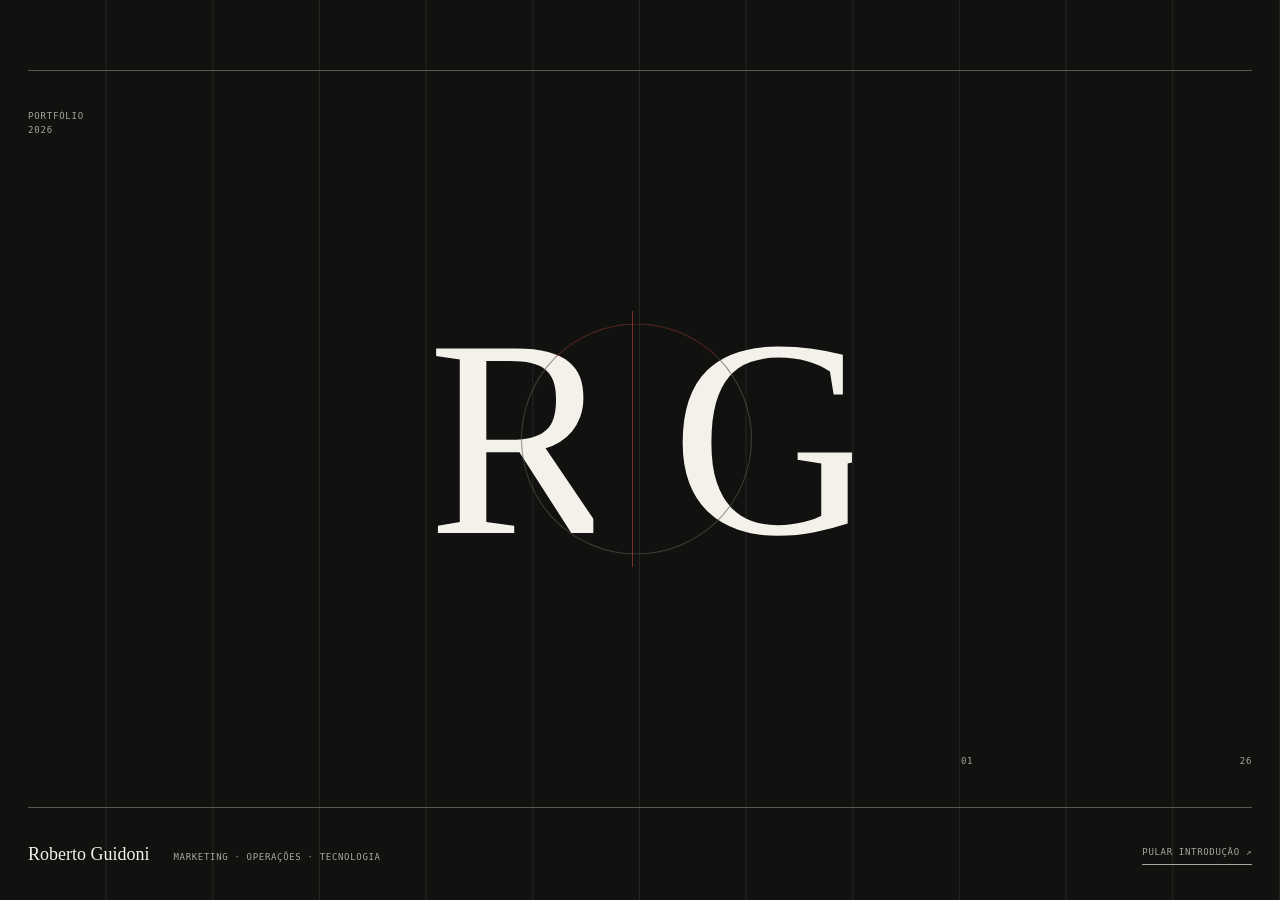
<file: index.html>
<!doctype html><html lang="pt-BR"><head><meta charset="utf-8"><meta name="viewport" content="width=device-width,initial-scale=1"><meta name="description" content="Portfólio de Roberto Guidoni: marketing, mídia, operações e tecnologia."><title>Roberto Guidoni | Portfólio</title><script>try{if(!sessionStorage.getItem('rg-intro-seen'))document.documentElement.classList.add('intro-pending')}catch(e){}</script><link rel="stylesheet" href="assets/portfolio-v2.css?v=intro-split-20260830"></head>
<body>
<section class="site-intro" id="site-intro" aria-label="Apresentação de Roberto Guidoni">
  <div class="intro-grid" aria-hidden="true"></div>
  <div class="intro-rule intro-rule-top" aria-hidden="true"></div><div class="intro-rule intro-rule-bottom" aria-hidden="true"></div>
  <p class="intro-edition">Portfólio<br>2026</p>
  <div class="intro-lockup" aria-hidden="true"><span>R</span><i></i><span>G</span></div>
  <div class="intro-signature"><strong>Roberto Guidoni</strong><span>Marketing · Operações · Tecnologia</span></div>
  <p class="intro-index" aria-hidden="true"><span>01</span><span>26</span></p>
  <button class="intro-skip" id="intro-skip" type="button">Pular introdução ↗</button>
</section>
<main class="gate">
  <div class="gate-orbit orbit-one" aria-hidden="true"></div><div class="gate-orbit orbit-two" aria-hidden="true"></div>
  <nav class="gate-nav" aria-label="Apresentação"><span>Roberto Guidoni</span><span>Marketing · Operações · Tecnologia</span><span>Portfólio · 2026</span></nav>
  <header class="gate-title"><p>Uma introdução antes do conteúdo</p><h1><span>Escolha seu</span><em>caminho.</em></h1></header>
  <section class="gate-paths" aria-label="Escolha um caminho">
    <a class="gate-path oxide" href="curriculo.html"><span class="gate-path-number">01</span><span class="gate-path-label">Para recrutadores</span><h2>Trajetória e competências</h2><p>Onde trabalhei, o que faço hoje e as ferramentas que domino.</p><span class="gate-path-arrow" aria-hidden="true">↗</span></a>
    <a class="gate-path sage" href="projetos.html"><span class="gate-path-number">02</span><span class="gate-path-label">Para clientes e parceiros</span><h2>Projetos e demonstrações</h2><p>Ferramentas que uso no trabalho, apresentadas com dados fictícios.</p><span class="gate-path-arrow" aria-hidden="true">↗</span></a>
  </section>
  <div class="gate-foot"><span>Head de Gestão de Tráfego Pago · Smart</span><span>São Caetano do Sul · atuação no Brasil todo</span></div>
</main>
<script>
(()=>{const root=document.documentElement,intro=document.querySelector('#site-intro'),skip=document.querySelector('#intro-skip');if(!root.classList.contains('intro-pending')||!intro)return;let finished=false;const close=()=>{if(finished)return;finished=true;intro.classList.add('is-leaving');try{sessionStorage.setItem('rg-intro-seen','1')}catch(e){}window.setTimeout(()=>{root.classList.remove('intro-pending');intro.remove()},920)};skip.addEventListener('click',close);const reduced=window.matchMedia('(prefers-reduced-motion: reduce)').matches;window.setTimeout(close,reduced?350:2900)})();
</script></body></html>
</file>
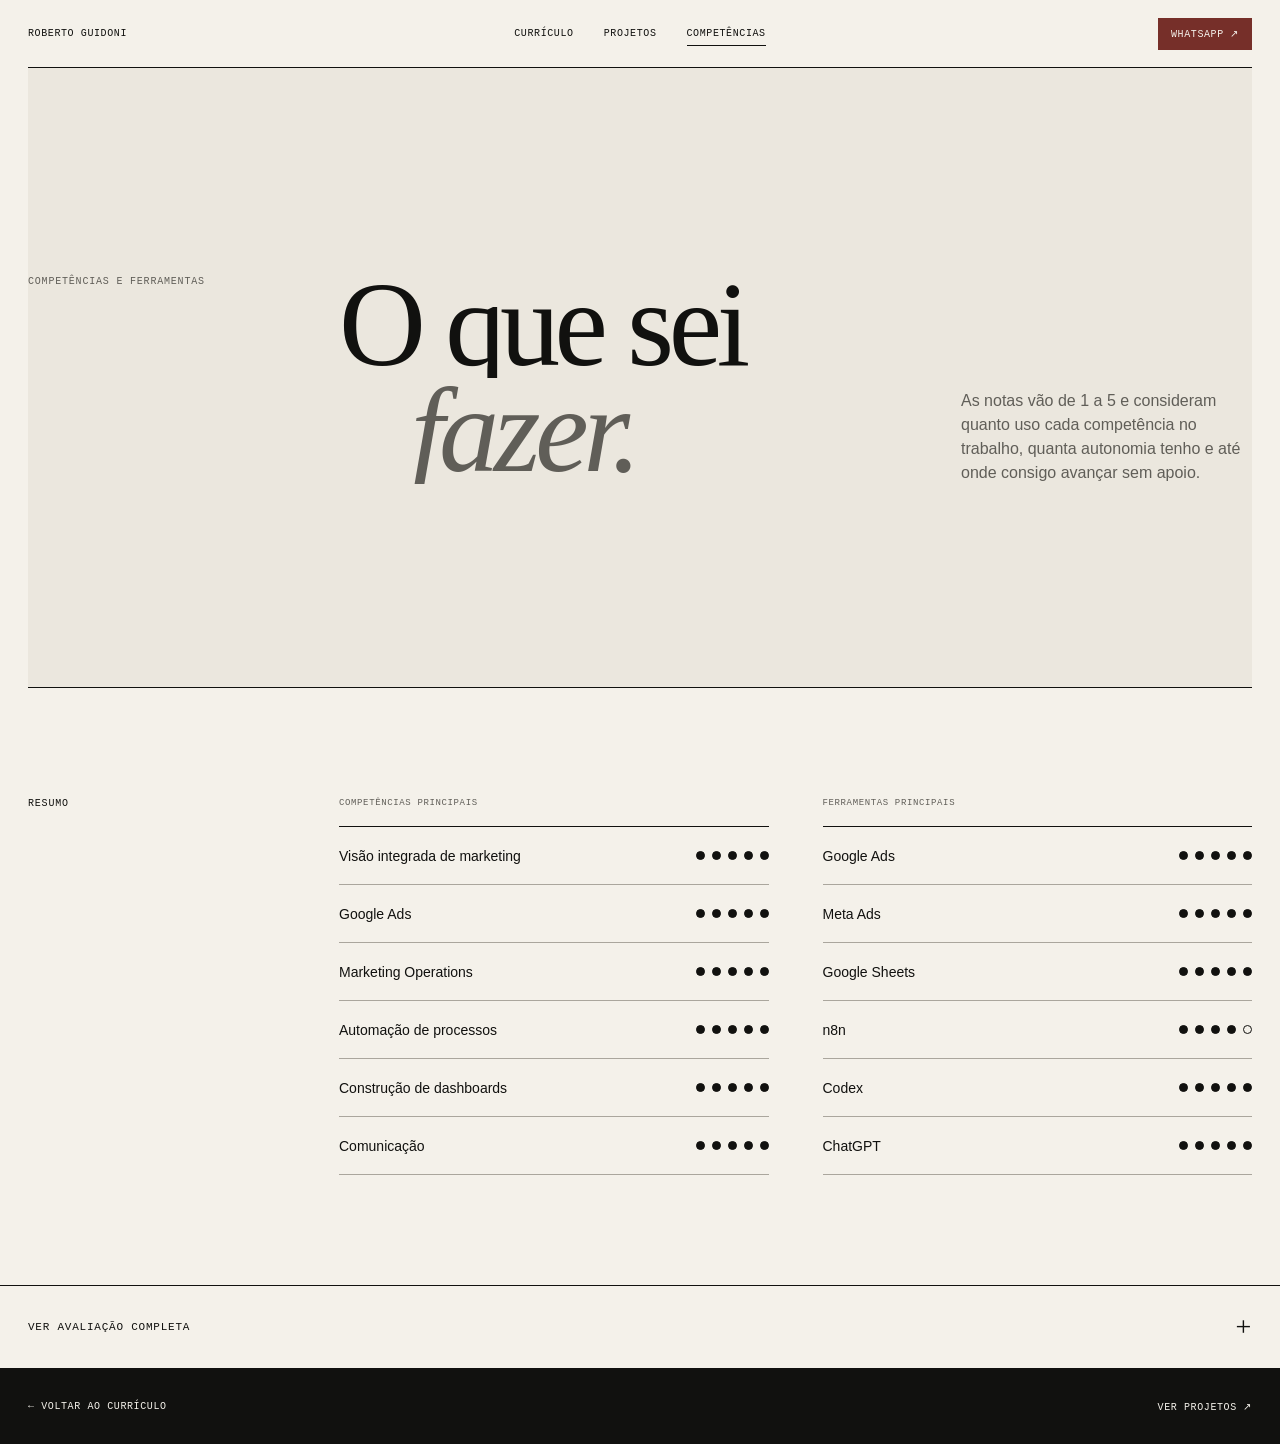
<file: competencias.html>
<!doctype html><html lang="pt-BR"><head><meta charset="utf-8"><meta name="viewport" content="width=device-width,initial-scale=1"><meta name="description" content="Competências e ferramentas de Roberto Guidoni."><title>Competências | Roberto Guidoni</title><link rel="stylesheet" href="assets/portfolio-v2.css"></head><body>
<main class="inner-page skills-page">
  <nav class="site-nav" aria-label="Navegação principal"><a class="site-brand" href="index.html">Roberto Guidoni</a><div><a href="curriculo.html">Currículo</a><a href="projetos.html">Projetos</a><a aria-current="page" href="competencias.html">Competências</a></div><a class="nav-contact" href="https://wa.me/5511965188428" target="_blank" rel="noopener">WhatsApp ↗</a></nav>
  <header class="inner-hero skills-hero"><p class="section-index">Competências e ferramentas</p><h1><span>O que sei</span><em>fazer.</em></h1><p class="skills-intro">As notas vão de 1 a 5 e consideram quanto uso cada competência no trabalho, quanta autonomia tenho e até onde consigo avançar sem apoio.</p></header>
  <section class="featured-skills"><p class="section-index">Resumo</p><div class="featured-columns"><div><p class="summary-label">Competências principais</p><div class="rating-list" id="featured-skills"></div></div><div><p class="summary-label">Ferramentas principais</p><div class="rating-list" id="featured-tools"></div></div></div></section>
  <details class="skills-complete"><summary><span class="label-closed">Ver avaliação completa</span><span class="label-open">Recolher avaliação</span><i aria-hidden="true">+</i></summary><section class="full-competencies"><div class="full-heading"><p class="section-index">Avaliação completa</p><h2>Competências por<br><em>categoria.</em></h2></div><div class="competency-groups" id="competency-groups"></div></section><section class="tools-section"><div class="full-heading"><p class="section-index">Ferramentas</p><h2>Ferramentas da<br><em>rotina.</em></h2></div><div class="rating-list" id="all-tools"></div></section></details>
  <footer class="skills-footer"><a href="curriculo.html">← Voltar ao currículo</a><a href="projetos.html">Ver projetos ↗</a></footer>
</main>
<script>
const groups=[
['Estratégia e marketing','oxide',[['Visão integrada de marketing',5],['Estratégia de aquisição',5],['Marketing para negócios de serviço',5],['Marketing Operations',5],['Identificação de problemas operacionais',5],['Planejamento de marketing',4],['Estratégia de conteúdo',4],['Posicionamento e oferta',4],['Leitura de público e jornada',5],['Copywriting',4],['Branding',3],['Design visual',2]]],
['Mídia paga','sage',[['Google Ads',5],['Meta Ads',5],['TikTok Ads',4],['Estratégia multicanal',4],['Otimização de campanhas',5],['Análise de métricas',5],['Pesquisa e gestão de palavras-chave',5],['Limpeza de termos de pesquisa',5],['Tracking e UTMs',4],['Conversões offline',5],['Estratégia de criativos',4],['Gestão técnica de e-commerce',2]]],
['Produto, automação e IA','ink',[['Automação de processos',5],['Desenho de fluxos',5],['Regras de negócio',5],['Aplicação prática de IA',5],['Vibe coding',5],['Visão de produto',5],['Criação de ferramentas internas',5],['Integração entre sistemas',4],['Engenharia de prompts',4],['Agentes de IA',4],['n8n',4],['APIs',3],['Banco de dados',3],['Arquitetura de software',3],['Programação tradicional',2],['Segurança de software',2]]],
['Dados e inteligência','paper',[['Análise de dados de marketing',5],['Construção de dashboards',5],['Transformação de dados em decisão',5],['Criação de relatórios',5],['Definição de indicadores',4],['Qualidade e organização de dados',4],['Estatística avançada',2],['Business Intelligence',3]]],
['Liderança e colaboração','wash',[['Liderança prática',4],['Coordenação de projetos',4],['Comunicação',5],['Comunicação entre áreas',5],['Pensamento crítico',5],['Autodidatismo',5],['Resolução de problemas',5],['Organização de processos',5],['Gestão formal de pessoas',3],['Delegação',3],['Apresentação e ensino',3],['Negociação comercial',3]]]];
const tools=[['Google Ads',5],['Meta Ads',5],['TikTok Ads',4],['Google Analytics 4',4],['Google Tag Manager',4],['Google Search Console',4],['Looker Studio',4],['Google Sheets',5],['Microsoft Excel',4],['n8n',4],['WhatsApp Cloud API',4],['Chatwoot',4],['PostgreSQL',3],['APIs REST e webhooks',3],['Postman',3],['Docker',3],['Railway',3],['VPS e Hostinger',3],['Git',3],['GitHub',3],['Codex',5],['ChatGPT',5],['OpenCode',4],['DeepSeek API',3],['Python',3],['Streamlit',3],['HTML',3],['CSS',3],['JavaScript',2],['VS Code',4],['WordPress',4],['SEO',4],['GEO e otimização para LLMs',3],['mLabs',4],['Canva',4],['Ferramentas de IA generativa',5],['Agentes de IA',4],['Automação de relatórios',5],['Integração de conversões offline',5],['Criação assistida por vibe coding',5]];
const rating=([name,value])=>`<div><span>${name}</span><span class="rating" aria-label="${value} de 5">${[1,2,3,4,5].map(n=>`<i class="${n<=value?'filled':''}"></i>`).join('')}</span></div>`;
document.querySelector('#featured-skills').innerHTML=[['Visão integrada de marketing',5],['Google Ads',5],['Marketing Operations',5],['Automação de processos',5],['Construção de dashboards',5],['Comunicação',5]].map(rating).join('');
document.querySelector('#featured-tools').innerHTML=[['Google Ads',5],['Meta Ads',5],['Google Sheets',5],['n8n',4],['Codex',5],['ChatGPT',5]].map(rating).join('');
document.querySelector('#competency-groups').innerHTML=groups.map((g,i)=>`<article class="competency-group ${g[1]}"><div class="group-title"><span>0${i+1}</span><h3>${g[0]}</h3></div><div class="rating-list">${g[2].map(rating).join('')}</div></article>`).join('');
document.querySelector('#all-tools').innerHTML=tools.map(rating).join('');
</script></body></html>
</file>
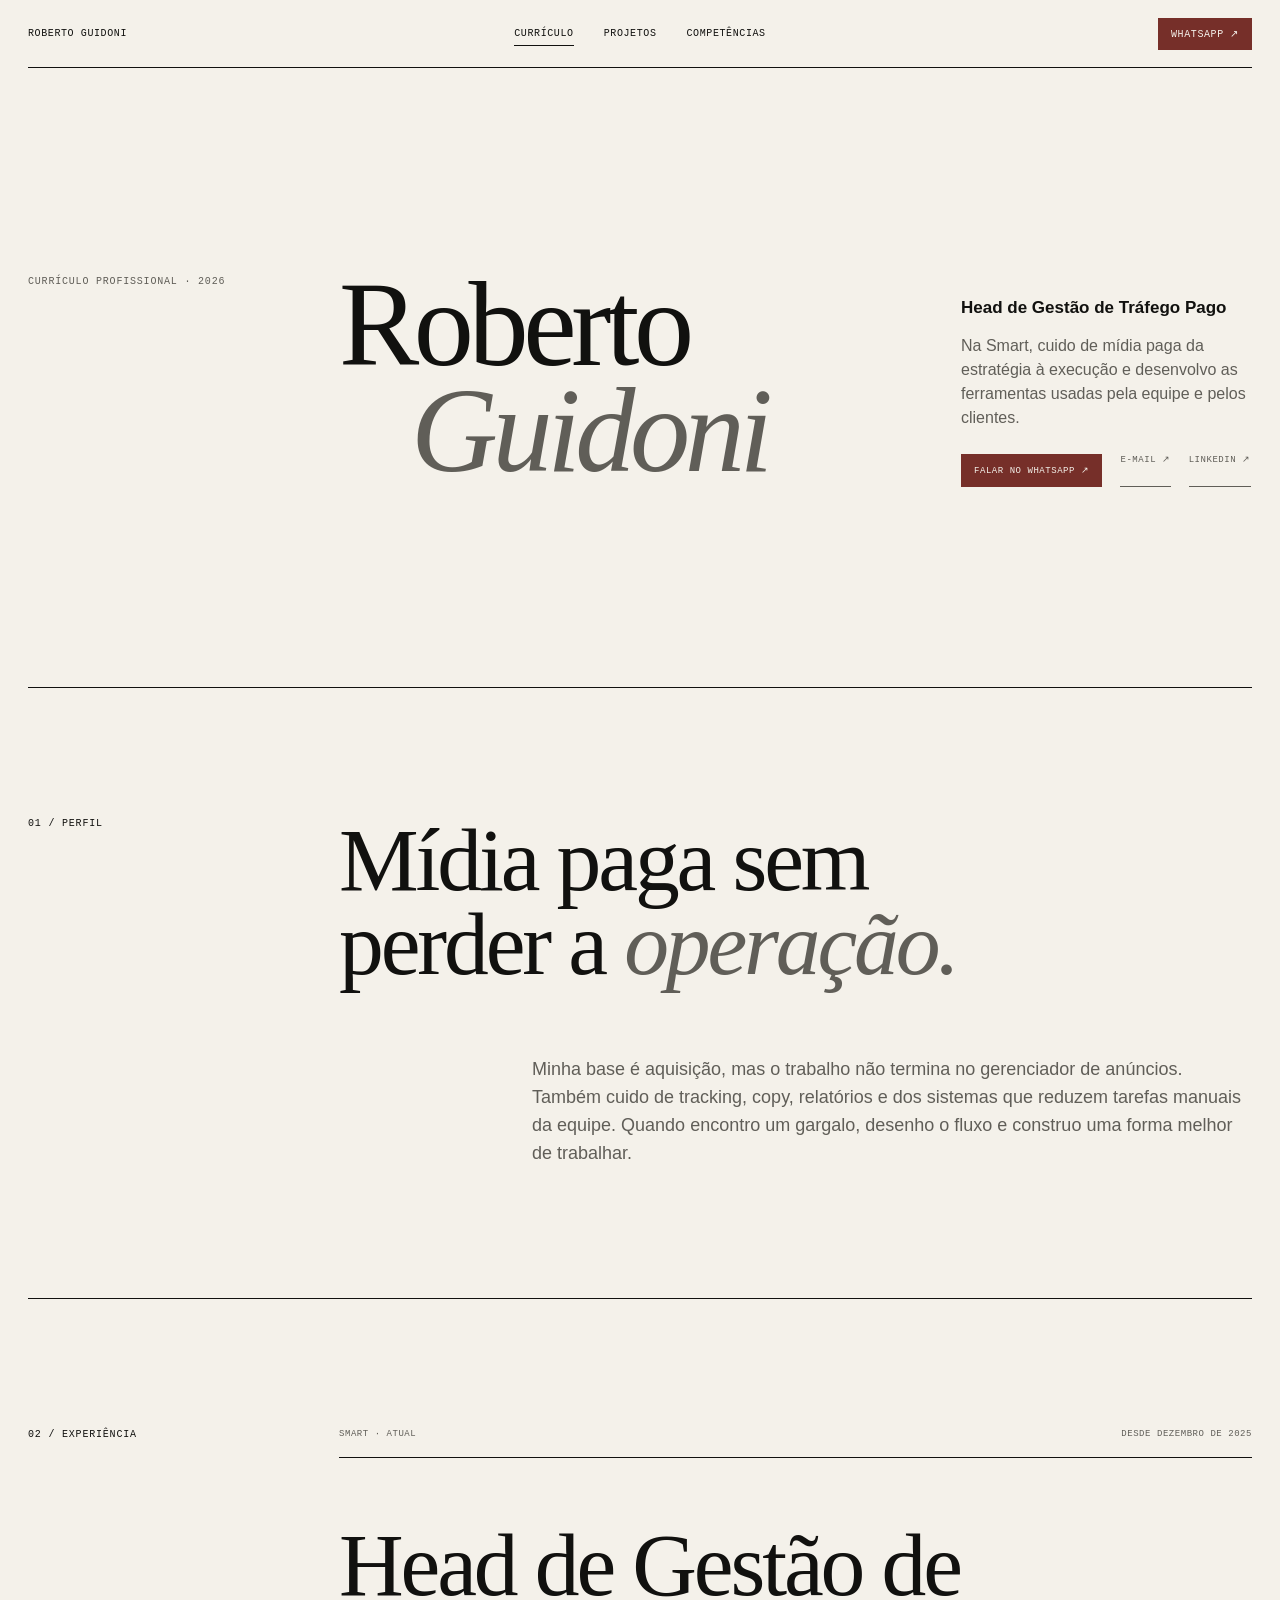
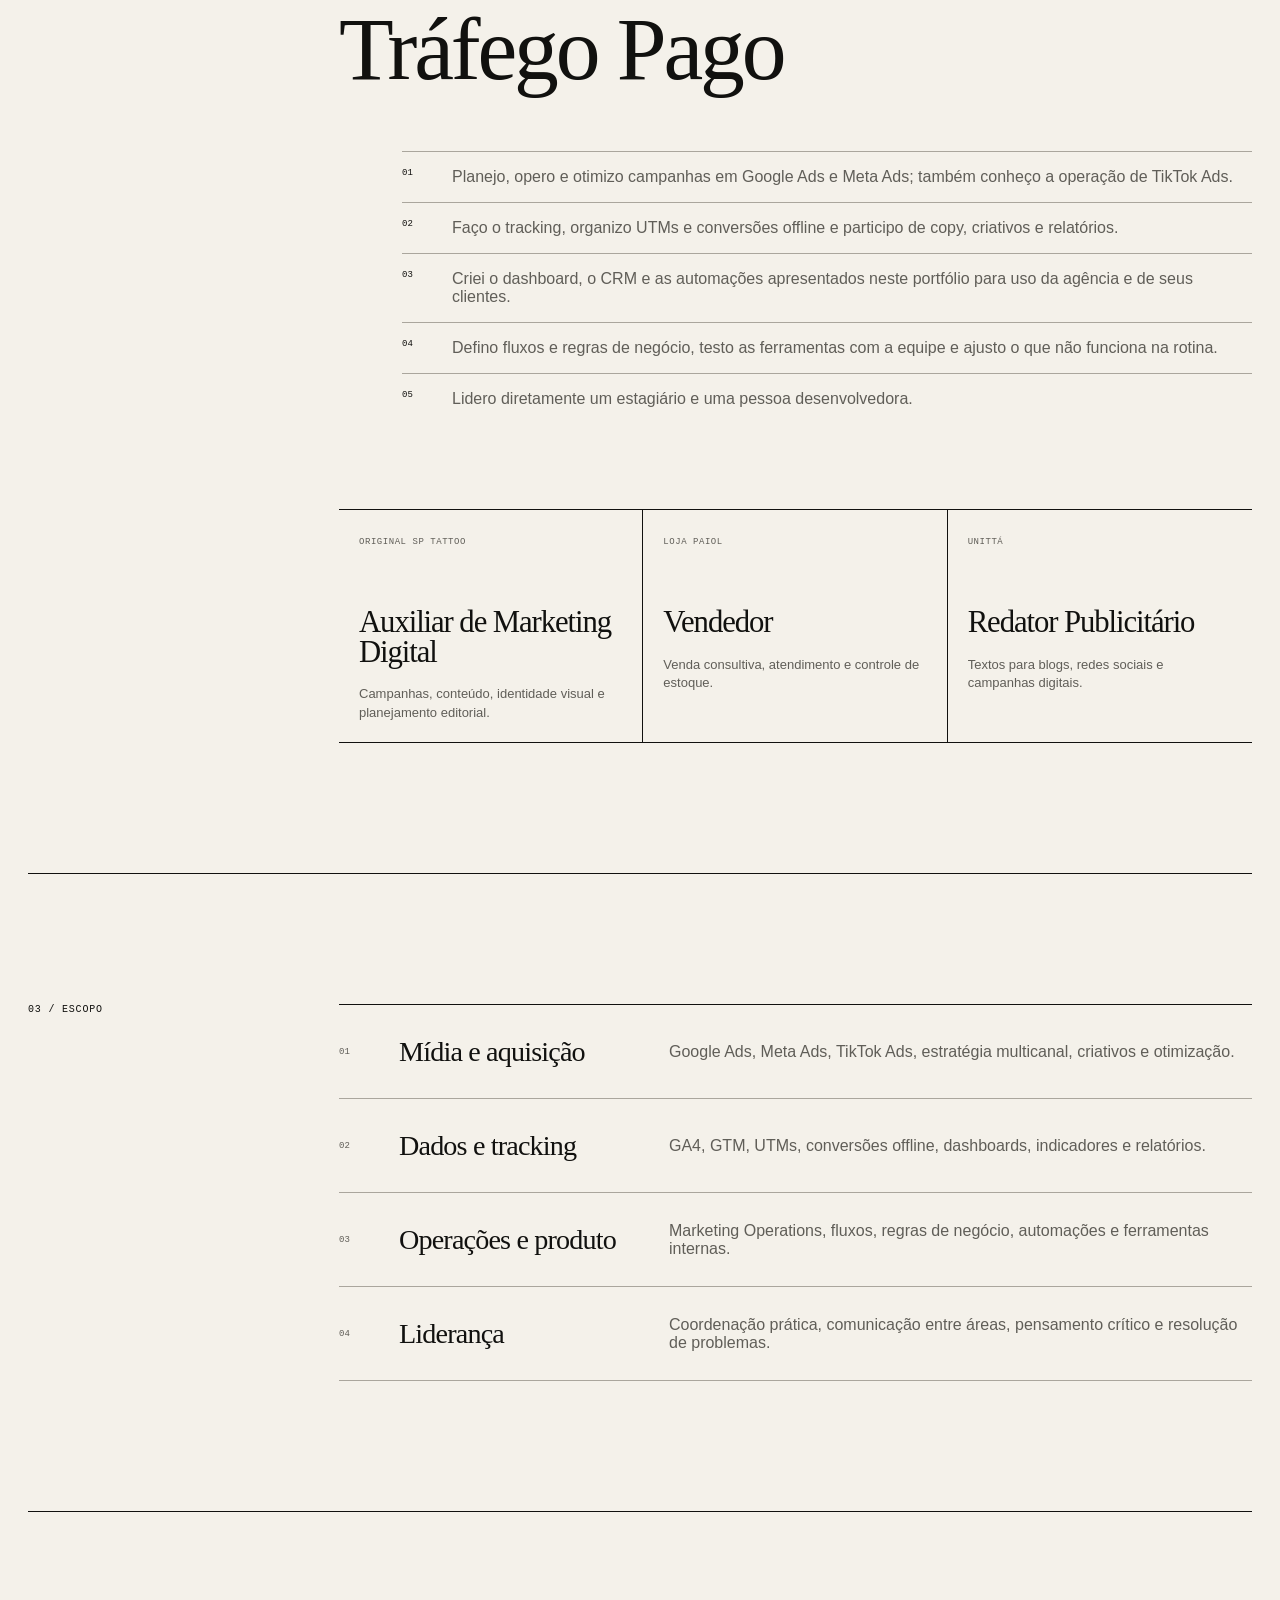
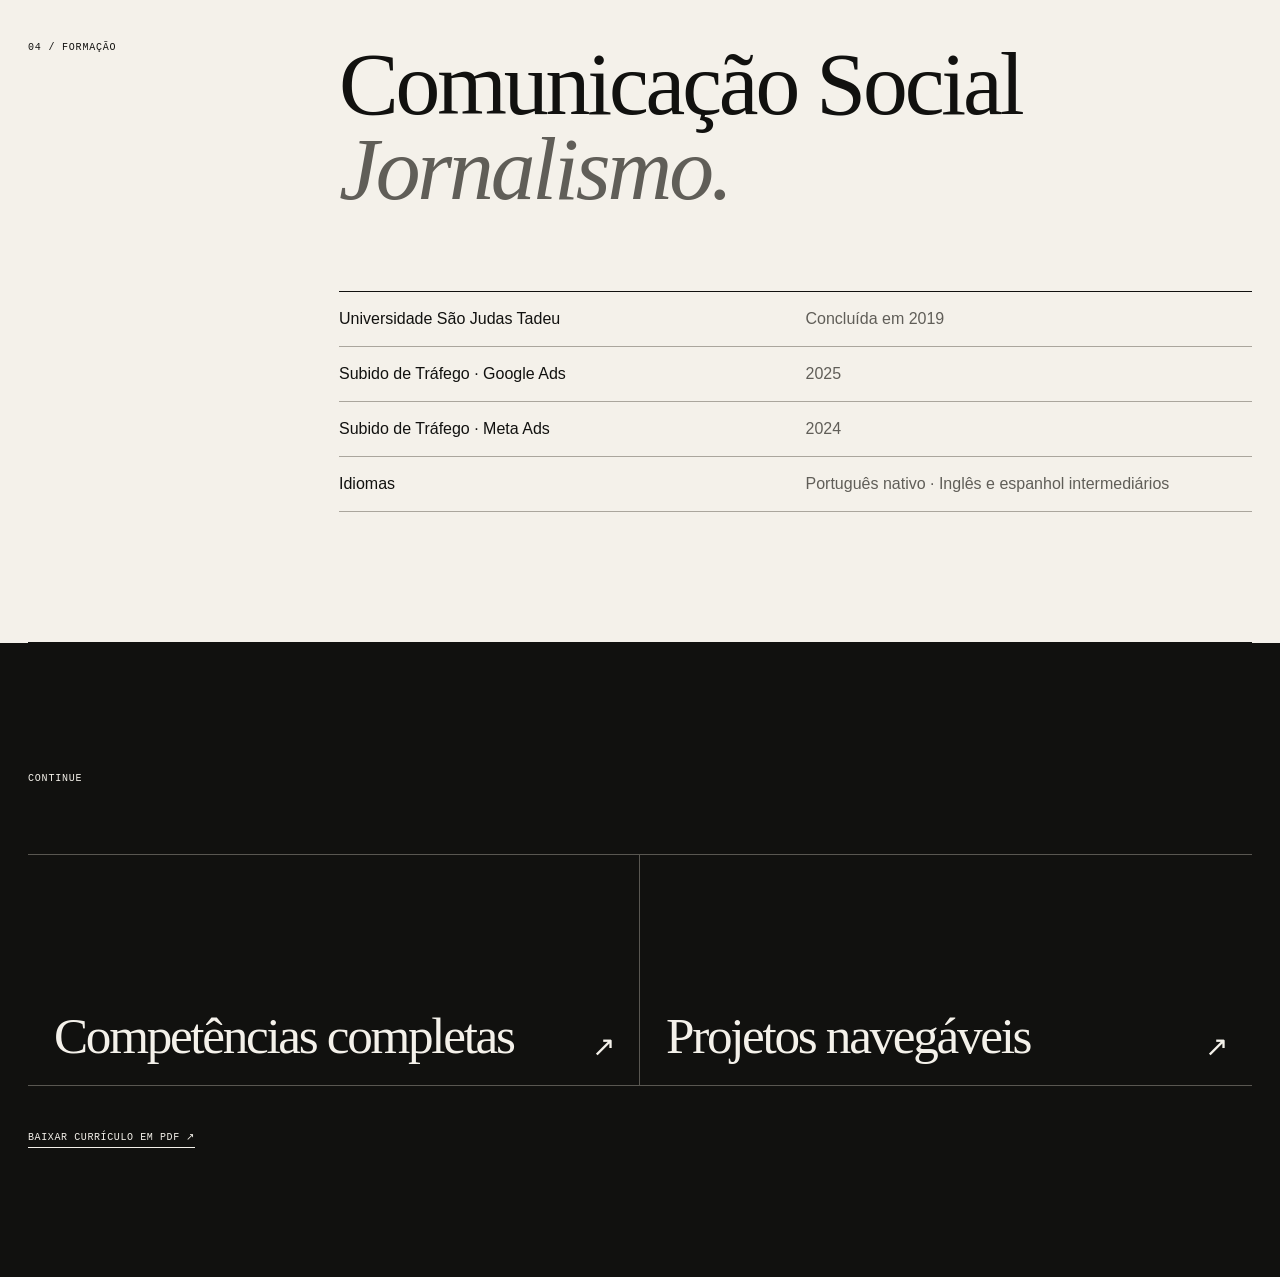
<file: curriculo.html>
<!doctype html><html lang="pt-BR"><head><meta charset="utf-8"><meta name="viewport" content="width=device-width,initial-scale=1"><meta name="description" content="Currículo profissional de Roberto Guidoni."><title>Currículo | Roberto Guidoni</title><link rel="stylesheet" href="assets/portfolio-v2.css"></head><body>
<main class="inner-page resume-page">
  <nav class="site-nav" aria-label="Navegação principal"><a class="site-brand" href="index.html">Roberto Guidoni</a><div><a aria-current="page" href="curriculo.html">Currículo</a><a href="projetos.html">Projetos</a><a href="competencias.html">Competências</a></div><a class="nav-contact" href="https://wa.me/5511965188428" target="_blank" rel="noopener">WhatsApp ↗</a></nav>
  <header class="inner-hero resume-hero"><p class="section-index">Currículo profissional · 2026</p><h1><span>Roberto</span><em>Guidoni</em></h1><div class="inner-hero-copy"><strong>Head de Gestão de Tráfego Pago</strong><p>Na Smart, cuido de mídia paga da estratégia à execução e desenvolvo as ferramentas usadas pela equipe e pelos clientes.</p><div><a class="hero-whatsapp" href="https://wa.me/5511965188428" target="_blank" rel="noopener">Falar no WhatsApp ↗</a><a href="mailto:rrodriguesguidoni@gmail.com">E-mail ↗</a><a href="https://www.linkedin.com/in/roberto-guidoni-3a348646/" target="_blank" rel="noopener">LinkedIn ↗</a></div></div></header>
  <section class="resume-intro reveal-block"><p class="section-index">01 / Perfil</p><div><h2>Mídia paga sem<br>perder a <em>operação.</em></h2><p>Minha base é aquisição, mas o trabalho não termina no gerenciador de anúncios. Também cuido de tracking, copy, relatórios e dos sistemas que reduzem tarefas manuais da equipe. Quando encontro um gargalo, desenho o fluxo e construo uma forma melhor de trabalhar.</p></div></section>
  <section class="resume-experience reveal-block"><p class="section-index">02 / Experiência</p><div><div class="resume-role-head"><span>Smart · atual</span><span>Desde dezembro de 2025</span></div><h2>Head de Gestão de<br>Tráfego Pago</h2><ul><li>Planejo, opero e otimizo campanhas em Google Ads e Meta Ads; também conheço a operação de TikTok Ads.</li><li>Faço o tracking, organizo UTMs e conversões offline e participo de copy, criativos e relatórios.</li><li>Criei o dashboard, o CRM e as automações apresentados neste portfólio para uso da agência e de seus clientes.</li><li>Defino fluxos e regras de negócio, testo as ferramentas com a equipe e ajusto o que não funciona na rotina.</li><li>Lidero diretamente um estagiário e uma pessoa desenvolvedora.</li></ul><div class="past-roles"><article><span>Original SP Tattoo</span><h3>Auxiliar de Marketing Digital</h3><p>Campanhas, conteúdo, identidade visual e planejamento editorial.</p></article><article><span>Loja Paiol</span><h3>Vendedor</h3><p>Venda consultiva, atendimento e controle de estoque.</p></article><article><span>Unittá</span><h3>Redator Publicitário</h3><p>Textos para blogs, redes sociais e campanhas digitais.</p></article></div></div></section>
  <section class="resume-scope reveal-block"><p class="section-index">03 / Escopo</p><div class="scope-list"><article><span>01</span><h3>Mídia e aquisição</h3><p>Google Ads, Meta Ads, TikTok Ads, estratégia multicanal, criativos e otimização.</p></article><article><span>02</span><h3>Dados e tracking</h3><p>GA4, GTM, UTMs, conversões offline, dashboards, indicadores e relatórios.</p></article><article><span>03</span><h3>Operações e produto</h3><p>Marketing Operations, fluxos, regras de negócio, automações e ferramentas internas.</p></article><article><span>04</span><h3>Liderança</h3><p>Coordenação prática, comunicação entre áreas, pensamento crítico e resolução de problemas.</p></article></div></section>
  <section class="resume-education reveal-block"><p class="section-index">04 / Formação</p><div><h2>Comunicação Social<br><em>Jornalismo.</em></h2><div class="education-lines"><p><span>Universidade São Judas Tadeu</span><strong>Concluída em 2019</strong></p><p><span>Subido de Tráfego · Google Ads</span><strong>2025</strong></p><p><span>Subido de Tráfego · Meta Ads</span><strong>2024</strong></p><p><span>Idiomas</span><strong>Português nativo · Inglês e espanhol intermediários</strong></p></div></div></section>
  <section class="resume-next"><p class="section-index">Continue</p><div class="next-links"><a class="oxide" href="competencias.html"><span>Competências completas</span><i>↗</i></a><a class="sage" href="projetos.html"><span>Projetos navegáveis</span><i>↗</i></a></div><a class="pdf-link" href="output/pdf/curriculo-roberto-guidoni.pdf" target="_blank" rel="noopener">Baixar currículo em PDF ↗</a></section>
</main></body></html>
</file>
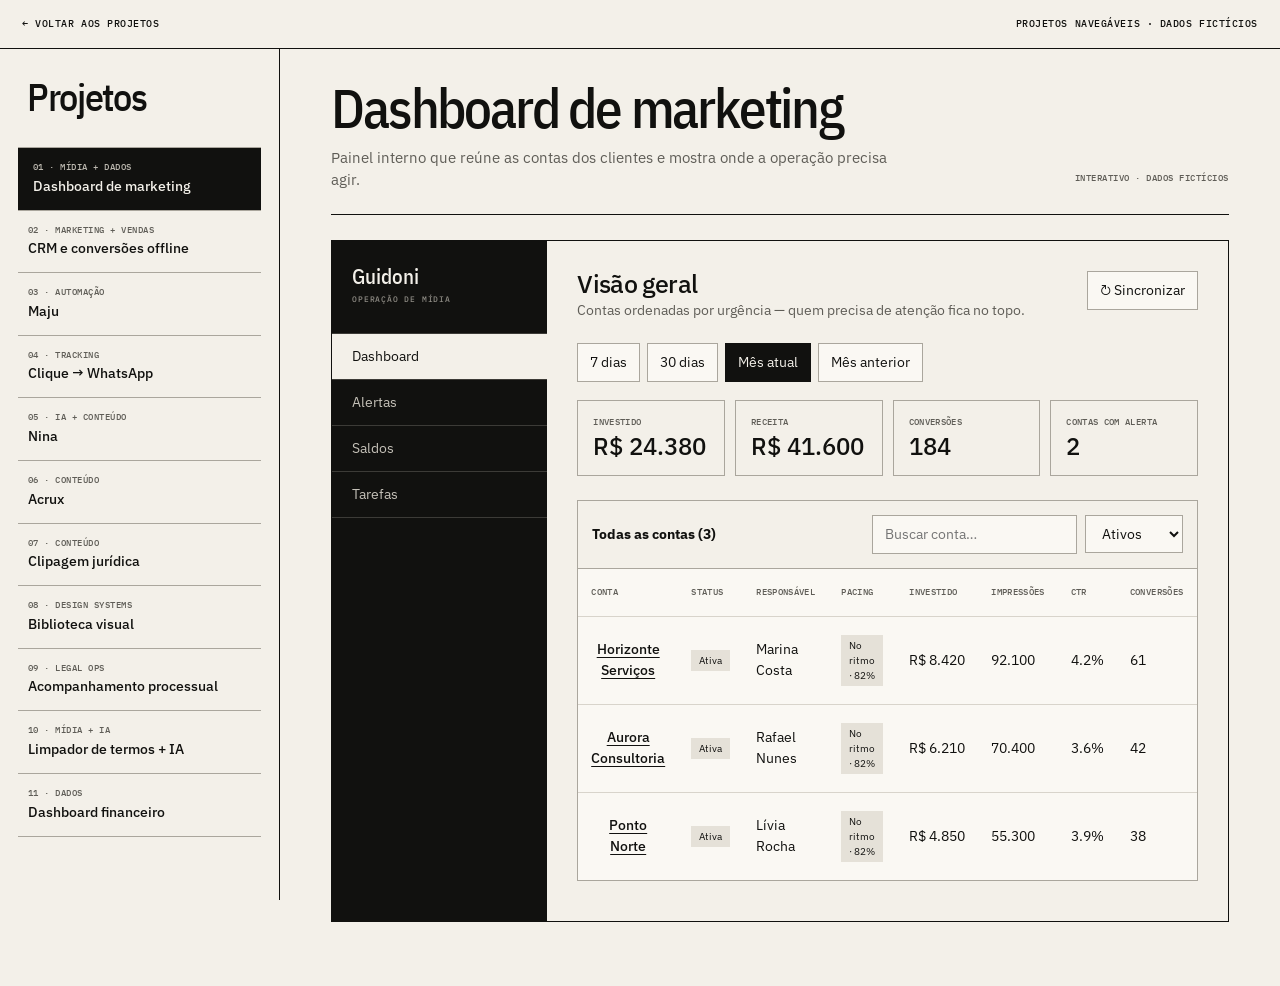
<file: demonstracoes.html>
<!doctype html>
<html lang="pt-BR">
<head>
<meta charset="utf-8"><meta name="viewport" content="width=device-width,initial-scale=1">
<meta name="description" content="Demonstrações navegáveis dos projetos de Roberto Guidoni, com dados fictícios."><meta name="theme-color" content="#f3f0e9"><meta property="og:type" content="website"><meta property="og:title" content="Projetos navegáveis — Roberto Guidoni"><meta property="og:description" content="Dashboards, CRM, automações e ferramentas demonstrados com dados fictícios."><meta property="og:url" content="https://guidoni-br.github.io/portfolio/demonstracoes.html"><meta property="og:image" content="https://guidoni-br.github.io/portfolio/assets/og.png"><meta name="twitter:card" content="summary_large_image"><meta name="twitter:title" content="Projetos navegáveis — Roberto Guidoni"><meta name="twitter:description" content="Dashboards, CRM, automações e ferramentas demonstrados com dados fictícios."><meta name="twitter:image" content="https://guidoni-br.github.io/portfolio/assets/og.png"><link rel="canonical" href="https://guidoni-br.github.io/portfolio/demonstracoes.html">
<title>Projetos — Roberto Guidoni</title>
<link rel="preconnect" href="https://fonts.googleapis.com"><link rel="preconnect" href="https://fonts.gstatic.com" crossorigin><link href="https://fonts.googleapis.com/css2?family=IBM+Plex+Mono:wght@400;500&family=IBM+Plex+Sans+Condensed:wght@400;500;600&family=IBM+Plex+Sans:wght@400;500;600&display=swap" rel="stylesheet">
<style>
:root{--ink:#171817;--paper:#f4f1ea;--muted:#74736d;--line:#cbc7bd;--app:#f5f6f8;--surface:#fff;--teal:#088484;--deep:#0e3535}*{box-sizing:border-box}body{margin:0;background:var(--paper);color:var(--ink);font:14px/1.45 system-ui,-apple-system,"Segoe UI",sans-serif}button,input,select,textarea{font:inherit}button{cursor:pointer}.top{display:flex;justify-content:space-between;padding:13px 22px;border-top:1px solid var(--ink);border-bottom:1px solid var(--ink);font-size:11px;text-transform:uppercase;letter-spacing:.06em}.top a{color:inherit}.layout{display:grid;grid-template-columns:250px 1fr;min-height:calc(100vh - 44px)}.projects{padding:20px 13px;border-right:1px solid var(--ink);overflow:auto}.projects h1{font:500 34px Georgia,serif;margin:0 8px 22px}.project{display:block;width:100%;padding:10px 9px;border:0;border-top:1px solid var(--line);background:transparent;text-align:left;color:var(--muted)}.project:last-child{border-bottom:1px solid var(--line)}.project.active{background:var(--ink);color:var(--paper)}.project b,.project small{display:block}.project small{text-transform:uppercase;letter-spacing:.06em;font-size:9px}.stage{min-width:0;padding:22px}.intro{display:flex;justify-content:space-between;gap:18px;margin-bottom:16px}.intro h2{font:500 clamp(30px,4vw,52px)/.95 Georgia,serif;margin:0}.intro p{max-width:450px;color:var(--muted)}.demo{min-height:680px;border:1px solid var(--ink);background:#fff}.app{display:grid;grid-template-columns:205px 1fr;min-height:680px;background:var(--app);color:#1f2333}.sidebar{padding:24px 12px;background:var(--deep);color:#c9dddd}.brand{padding:0 12px 20px;color:#fff;font-size:18px;font-weight:750}.brand small{display:block;color:#91b4b4;font-size:9px;letter-spacing:.14em;text-transform:uppercase}.sidebar button{width:100%;padding:10px 12px;border:0;border-radius:8px;background:transparent;color:inherit;text-align:left}.sidebar button.active,.sidebar button:hover{background:#0f9494;color:#fff}.main{padding:27px;overflow:auto}.head{display:flex;justify-content:space-between;gap:15px;align-items:flex-start;flex-wrap:wrap}.head h3{margin:0;font-size:24px}.sub{color:#6f7787;margin:4px 0}.tools,.pills{display:flex;gap:8px;flex-wrap:wrap;margin:17px 0}.control,.pill,.primary{padding:8px 11px;border:1px solid #d9dee6;border-radius:8px;background:#fff;color:#4e596d}.pill.active,.primary{background:var(--teal);border-color:var(--teal);color:#fff}.metrics{display:grid;grid-template-columns:repeat(4,1fr);gap:12px;margin:15px 0 20px}.metric{padding:14px;border:1px solid #e3e7ed;border-radius:11px;background:#fff;box-shadow:0 2px 7px #1f23330b}.metric small{display:block;color:#8790a0;text-transform:uppercase;font-size:10px}.metric b{display:block;font-size:23px;margin-top:5px}.metric.good{border-left:4px solid #1cab72}.metric.warn{border-left:4px solid #e6a72e}.table{overflow:auto;background:#fff;border:1px solid #e2e6ec;border-radius:11px}.table-tools{display:flex;gap:8px;align-items:center;flex-wrap:wrap;padding:13px}.table-tools b{margin-right:auto}table{width:100%;border-collapse:collapse;min-width:760px}th{padding:10px 13px;text-align:left;color:#8790a0;font-size:10px;text-transform:uppercase}td{padding:12px 13px;border-top:1px solid #edf0f4}.open{padding:0;border:0;background:transparent;color:#075f5f;font-weight:650}.tag{display:inline-block;padding:3px 8px;border-radius:15px;background:#dff5e9;color:#16754a;font-size:11px}.tag.warn{background:#fff0d1;color:#98610c}.account-nav{display:flex;gap:7px;flex-wrap:wrap;margin:15px 0}.account-nav button{padding:7px 10px;border:1px solid #dfe3e9;border-radius:20px;background:#fff}.account-nav button.active{border-color:var(--teal);color:#066b6b}.form{display:grid;grid-template-columns:1fr 1fr;gap:14px}.form label{font-size:11px;color:#697386}.form input,.form select,.form textarea{width:100%;margin-top:5px;padding:10px;border:1px solid #d8dee7;border-radius:8px}.wide{grid-column:1/-1}.kanban{display:grid;grid-template-columns:repeat(5,minmax(180px,1fr));gap:8px;overflow:auto;padding:15px;background:#eef1f5}.column{min-height:430px;padding:10px;border-radius:10px;background:#e2e7ed}.column.over{outline:2px solid var(--teal)}.column h4{display:flex;justify-content:space-between;margin:0 0 10px}.lead{padding:12px;margin:9px 0;border:1px solid #d8dde4;border-radius:9px;background:#fff;cursor:grab}.lead p{margin:5px 0;color:#657087;font-size:12px}.lead-actions{display:flex;gap:6px;justify-content:flex-end}.lead-actions button{width:29px;height:29px;border:1px solid #d6dce5;border-radius:50%;background:#fff}.modal-bg{position:fixed;inset:0;z-index:20;display:grid;place-items:center;padding:18px;background:#1119}.modal{width:min(630px,100%);max-height:92vh;overflow:auto;border-radius:16px;background:#fff;color:#1f2333}.modal header,.modal footer{display:flex;justify-content:space-between;gap:10px;align-items:center;padding:20px 24px;border-bottom:1px solid #e2e6ec}.modal footer{justify-content:flex-end;border-top:1px solid #e2e6ec;border-bottom:0}.modal-body{padding:22px 24px}.generic{padding:38px}.generic h3{font:500 40px Georgia,serif;margin:0}.flow{display:grid;grid-template-columns:repeat(4,1fr);margin-top:35px;border-top:1px solid var(--ink)}.flow div{padding:18px;border-right:1px solid var(--line);min-height:150px}.action{margin-top:22px;padding:10px 14px;border:1px solid var(--ink);background:var(--ink);color:var(--paper)}.result{margin-top:18px;padding:14px;background:#ece9e1}@media(max-width:820px){.layout{display:block}.projects{white-space:nowrap;border-right:0;border-bottom:1px solid var(--ink)}.project{display:inline-block;width:auto;border:1px solid var(--line);margin-right:5px}.stage{padding:14px}.app{grid-template-columns:55px 1fr}.brand{font-size:0}.brand:before{content:"SM";font-size:13px}.brand small{display:none}.sidebar button{font-size:0}.sidebar button:before{content:"•";font-size:18px}.metrics{grid-template-columns:repeat(2,1fr)}.form{grid-template-columns:1fr}.wide{grid-column:auto}.flow{grid-template-columns:1fr 1fr}}
.phone{width:min(390px,100%);margin:24px auto;border:8px solid #1d252b;border-radius:30px;background:#e7ddd1;overflow:hidden;box-shadow:0 16px 40px #0002}.phone-head{padding:14px 18px;background:#075e54;color:#fff;font-weight:700}.chat{min-height:350px;padding:18px;background:#efe7dc}.bubble{max-width:82%;padding:10px 12px;margin:8px 0;border-radius:10px;background:#fff;box-shadow:0 1px 2px #0002}.bubble.me{margin-left:auto;background:#d9fdd3}.editor{display:grid;grid-template-columns:220px 1fr;gap:18px;margin-top:24px}.source-list,.document,.visual-card,.process-card{border:1px solid var(--line);background:#fff;padding:16px}.source-list button{display:block;width:100%;padding:10px;border:0;border-bottom:1px solid var(--line);background:transparent;text-align:left}.document h4{font:500 30px Georgia,serif;margin:10px 0}.clip-grid,.gallery,.finance-grid,.ecosystem{display:grid;grid-template-columns:repeat(3,1fr);gap:12px;margin-top:24px}.visual-card{min-height:145px}.thumb{height:75px;margin-bottom:12px;background:linear-gradient(135deg,#163b3b,#2aa3a3)}.gallery .thumb{height:120px}.timeline{margin:28px 0;padding-left:30px;border-left:2px solid var(--teal)}.timeline div{position:relative;padding:0 0 24px}.timeline div:before{content:"";position:absolute;left:-37px;top:3px;width:12px;height:12px;border-radius:50%;background:var(--teal)}.process-grid{display:grid;grid-template-columns:1fr 1fr;gap:14px;margin-top:22px}.bars{display:flex;align-items:end;gap:10px;height:180px;padding-top:25px;border-bottom:1px solid var(--line)}.bars i{flex:1;background:var(--teal);border-radius:5px 5px 0 0}.ecosystem{grid-template-columns:repeat(4,1fr)}.ecosystem .visual-card{text-align:center;border-radius:50%;aspect-ratio:1;display:grid;place-items:center}.tracker-line{display:flex;align-items:center;gap:8px;overflow:auto;margin:30px 0}.tracker-node{min-width:130px;padding:18px;border:1px solid var(--line);background:#fff;text-align:center}.tracker-node.active{background:var(--ink);color:var(--paper)}@media(max-width:820px){.brand:before{content:"G"}.editor,.process-grid{grid-template-columns:1fr}.clip-grid,.gallery,.finance-grid,.ecosystem{grid-template-columns:repeat(2,1fr)}}
:root{--teal:var(--ink);--deep:var(--ink);--app:var(--paper);--surface:var(--paper)}.app{background:var(--paper);color:var(--ink)}.sidebar{background:var(--ink);color:#c9c6bd}.brand{font-family:Georgia,serif;font-weight:500}.brand small{color:#aaa69d}.sidebar button{border-radius:0;border-top:1px solid #45443f}.sidebar button.active,.sidebar button:hover{background:var(--paper);color:var(--ink)}.main{background:var(--paper)}.control,.pill,.primary,.metric,.table,.account-nav button,.lead,.modal,.source-list,.document,.visual-card,.process-card{border-radius:0;box-shadow:none}.pill.active,.primary{background:var(--ink);border-color:var(--ink);color:var(--paper)}.metric.good,.metric.warn{border-left-color:var(--ink)}.open{color:var(--ink);text-decoration:underline;text-underline-offset:3px}.tag,.tag.warn{background:#dedbd2;color:var(--ink)}.account-nav button.active{border-color:var(--ink);color:var(--ink)}.kanban{background:#e8e5dd}.column{border-radius:0;background:#dcd9d1}.phone-head{background:var(--ink)}.bubble.me{background:#d8d5cc}.thumb{filter:grayscale(1);background:linear-gradient(135deg,#222,#aaa)}.timeline{border-left-color:var(--ink)}.timeline div:before,.bars i{background:var(--ink)}
:focus-visible{outline:2px solid var(--ink);outline-offset:3px}.sidebar :focus-visible{outline-color:var(--paper);outline-offset:-3px}
@media(max-width:820px){.top{gap:8px 18px;flex-wrap:wrap}.projects{padding:12px 13px}.project{min-height:44px;padding:10px 12px}.stage{padding:14px}.intro{display:block}.intro #status{display:inline-block;margin-top:8px}.demo{min-height:600px}.app{display:block;min-height:600px}.sidebar{display:flex;align-items:center;gap:0;overflow-x:auto;padding:8px;background:var(--ink)}.brand{flex:0 0 auto;padding:9px 14px;font-size:0}.brand:before{content:"G";font-size:16px}.sidebar button{flex:0 0 auto;width:auto;min-height:44px;padding:10px 13px;border:0;border-left:1px solid #45443f;font-size:12px;white-space:nowrap}.sidebar button:before{content:none}.main{padding:18px}.generic{padding:26px}.modal footer{flex-wrap:wrap}.modal footer button{min-height:42px}}
@media(max-width:520px){.top{padding:11px 14px}.stage{padding:10px}.intro h2{font-size:32px}.main{padding:14px}.head h3{font-size:21px}.generic{padding:21px}.generic h3{font-size:32px;line-height:1}.flow,.clip-grid,.gallery,.finance-grid,.ecosystem{grid-template-columns:1fr}.metrics{gap:8px}.metric{padding:11px}.metric b{font-size:19px}.modal-bg{padding:8px}.modal header,.modal footer,.modal-body{padding:16px}.modal footer button{flex:1 1 130px}.tracker-line{margin:22px 0}}
</style>
<style>
:root{--ink:#11110f;--paper:#f3f0e9;--muted:#5f5d57;--line:#aaa69d;--soft:#e5e1d8;--surface:#faf8f3;--app:var(--paper);--teal:var(--ink);--deep:var(--ink)}
*{box-sizing:border-box}html{scroll-behavior:smooth}body{background:var(--paper);color:var(--ink);font:400 14px/1.5 "IBM Plex Sans",Arial,sans-serif}a{color:inherit;text-underline-offset:4px}button,input,select,textarea{font:inherit}button{cursor:pointer}:focus-visible{outline:2px solid var(--ink);outline-offset:3px}
.top{position:sticky;z-index:10;top:0;display:grid;grid-template-columns:1fr auto;padding:17px 22px;border:0;border-bottom:1px solid var(--ink);background:var(--paper);font:500 10px/1.4 "IBM Plex Mono",monospace;letter-spacing:.055em}.top a{text-decoration:none}.top a:hover{text-decoration:underline}
.layout{grid-template-columns:280px minmax(0,1fr);min-height:calc(100svh - 49px)}.projects{position:sticky;top:49px;height:calc(100svh - 49px);padding:30px 18px;border-right:1px solid var(--ink);background:var(--paper)}.projects h1{margin:0 9px 32px;font:500 38px/.95 "IBM Plex Sans Condensed",Georgia,serif;letter-spacing:-.035em}.project{position:relative;padding:13px 10px;border:0;border-top:1px solid var(--line);color:var(--muted);transition:padding .2s,background .2s,color .2s}.project:last-child{border-bottom:1px solid var(--line)}.project b{margin-top:2px;color:var(--ink);font-weight:500}.project small{font:500 9px/1.4 "IBM Plex Mono",monospace;letter-spacing:.055em}.project:hover{padding-left:15px;background:var(--soft);color:var(--ink)}.project.active{padding-left:15px;background:var(--ink);color:#bcb8af}.project.active b{color:var(--paper)}
.stage{padding:34px clamp(22px,4vw,64px) 64px}.intro{align-items:end;margin-bottom:25px;padding-bottom:22px;border-bottom:1px solid var(--ink)}.intro h2{font:500 clamp(34px,4.3vw,64px)/.92 "IBM Plex Sans Condensed",Georgia,serif;letter-spacing:-.04em}.intro p{max-width:570px;margin:13px 0 0;color:var(--muted);font-size:15px}.intro>span{padding-bottom:7px;color:var(--muted);font:500 9px/1.4 "IBM Plex Mono",monospace;letter-spacing:.055em;text-transform:uppercase;white-space:nowrap}.demo{min-height:680px;border:1px solid var(--ink);background:var(--surface)}
.app{grid-template-columns:215px minmax(0,1fr);min-height:680px;background:var(--paper);color:var(--ink)}.sidebar{padding:25px 0;background:var(--ink);color:#c5c1b8}.brand{padding:0 20px 28px;color:var(--paper);font:500 21px/1 "IBM Plex Sans Condensed",Georgia,serif}.brand small{margin-top:7px;color:#918e87;font:500 8px/1.4 "IBM Plex Mono",monospace;letter-spacing:.1em}.sidebar button{padding:12px 20px;border:0;border-top:1px solid #3c3b37;border-radius:0;color:inherit}.sidebar button:last-child{border-bottom:1px solid #3c3b37}.sidebar button.active,.sidebar button:hover{background:var(--paper);color:var(--ink)}.main{padding:30px;background:var(--paper)}
.head h3{font:500 25px/1 "IBM Plex Sans",Arial,sans-serif;letter-spacing:-.025em}.sub{color:var(--muted)}.tools,.pills{gap:7px;margin:18px 0}.control,.pill,.primary,.action{min-height:38px;padding:8px 12px;border:1px solid var(--line);border-radius:0;background:var(--surface);color:var(--ink)}.control:hover,.pill:hover{border-color:var(--ink)}.pill.active,.primary,.action{border-color:var(--ink);background:var(--ink);color:var(--paper)}.primary:hover,.action:hover{background:#33322f}.primary:disabled,.action:disabled{cursor:default;opacity:.58}
.metrics{gap:10px;margin:18px 0 24px}.metric{padding:15px;border:1px solid var(--line);border-radius:0;background:transparent;box-shadow:none}.metric small{color:var(--muted);font:500 9px/1.4 "IBM Plex Mono",monospace;letter-spacing:.04em}.metric b{font:500 24px/1.1 "IBM Plex Sans",sans-serif}.metric.good,.metric.warn{border-left:1px solid var(--line)}
.table{border:1px solid var(--line);border-radius:0;background:transparent}.table-tools{padding:14px;border-bottom:1px solid var(--line)}table{background:var(--surface)}th{padding:11px 13px;color:var(--muted);font:500 9px/1.4 "IBM Plex Mono",monospace;letter-spacing:.04em}td{border-top:1px solid #d8d4cb}.open{color:var(--ink);font-weight:500;text-decoration:underline}.tag,.tag.warn{border-radius:0;background:var(--soft);color:var(--ink);font-size:10px}.account-nav{gap:0;margin:20px 0;border-bottom:1px solid var(--ink)}.account-nav button{margin-bottom:-1px;padding:9px 11px;border:0;border-bottom:1px solid var(--ink);border-radius:0;background:transparent;color:var(--muted)}.account-nav button.active{border:1px solid var(--ink);border-bottom-color:var(--paper);color:var(--ink)}
.form{gap:16px}.form label{color:var(--muted);font:500 10px/1.4 "IBM Plex Mono",monospace;text-transform:uppercase}.form input,.form select,.form textarea{border:0;border-bottom:1px solid var(--line);border-radius:0;background:transparent}.form input:focus,.form select:focus,.form textarea:focus{border-color:var(--ink);outline:0}
.kanban{gap:9px;padding:14px;background:var(--soft)}.column{padding:11px;border:1px solid transparent;border-radius:0;background:#d8d4cb}.column.over{outline:2px solid var(--ink)}.column h4{font-weight:500}.lead{padding:12px;border:1px solid var(--line);border-radius:0;background:var(--surface)}.lead:hover{border-color:var(--ink)}.lead-actions button{border:1px solid var(--line);border-radius:50%;background:transparent}.modal-bg{background:#111b}.modal{border:1px solid var(--ink);border-radius:0}.modal header,.modal footer{min-height:auto;padding:18px 22px}.modal header h3{margin:0;font:500 28px/1 "IBM Plex Sans Condensed",Georgia,serif}
.generic{padding:clamp(24px,4vw,56px)}.generic>h3{font:500 clamp(34px,4vw,56px)/.95 "IBM Plex Sans Condensed",Georgia,serif;letter-spacing:-.035em}.generic>p{max-width:650px;color:var(--muted)}.flow{border-top:1px solid var(--ink)}.flow div{border-right:1px solid var(--line)}.result{padding:15px;border-left:2px solid var(--ink);background:var(--soft)}
.phone{border-color:var(--ink);border-radius:24px;box-shadow:none}.phone-head{background:var(--ink)}.bubble{border-radius:2px;box-shadow:none}.bubble.me{background:#d6d2c9}.editor{grid-template-columns:220px 1fr}.source-list,.document,.visual-card,.process-card{border-color:var(--line);background:var(--surface)}.source-list button:hover,.visual-card:hover{background:var(--soft)}.document h4{font-family:"IBM Plex Sans Condensed",Georgia,serif}.thumb{border:1px solid var(--ink);background:linear-gradient(145deg,var(--ink) 0 35%,var(--soft) 35%);filter:none!important}.timeline{border-left:1px solid var(--ink)}.timeline div:before{left:-36px;width:10px;height:10px;background:var(--ink)}.bars i{border-radius:0;background:var(--ink)}.tracker-node{border-color:var(--line);background:var(--surface)}.tracker-node.active{background:var(--ink);color:var(--paper)}
@media(max-width:880px){.layout{display:block}.projects{position:static;height:auto;white-space:nowrap;padding:14px;border-right:0;border-bottom:1px solid var(--ink)}.projects h1{display:none}.project{display:inline-block;width:auto;margin:0 5px 0 0;border:1px solid var(--line)}.project:last-child{border-bottom:1px solid var(--line)}.stage{padding:22px 14px 44px}.intro{display:block}.intro>span{display:block;margin-top:14px}.app{grid-template-columns:58px 1fr}.brand{font-size:0;padding:0 12px 24px}.brand:before{content:"RG";font:500 15px "IBM Plex Mono",monospace}.sidebar button{padding:12px;font-size:0}.sidebar button:before{content:"—";font-size:14px}.main{padding:18px}.metrics{grid-template-columns:repeat(2,1fr)}.editor,.form{grid-template-columns:1fr}.wide{grid-column:auto}.flow{grid-template-columns:1fr 1fr}}
@media(max-width:540px){.top span{display:none}.top{display:block}.intro h2{font-size:40px}.demo{margin-inline:-14px;border-right:0;border-left:0}.main{padding:14px}.generic{padding:25px 17px}.clip-grid,.gallery,.finance-grid,.ecosystem{grid-template-columns:1fr}.flow{grid-template-columns:1fr}.flow div{min-height:auto;border-right:0;border-bottom:1px solid var(--line)}}
</style>
<style>
@media(prefers-reduced-motion:no-preference){
  .demo>*{opacity:0;transform:translateY(12px)}
  .demo.demo-ready>*{animation:surface-in .55s cubic-bezier(.16,1,.3,1) forwards}
  .demo.demo-ready .metric,.demo.demo-ready .visual-card,.demo.demo-ready .flow>div,.demo.demo-ready .lead{animation:item-in .5s cubic-bezier(.16,1,.3,1) both}
  .demo.demo-ready :is(.metric,.visual-card,.flow>div,.lead):nth-child(2){animation-delay:45ms}
  .demo.demo-ready :is(.metric,.visual-card,.flow>div,.lead):nth-child(3){animation-delay:90ms}
  .demo.demo-ready :is(.metric,.visual-card,.flow>div,.lead):nth-child(4){animation-delay:135ms}
  .project{transition:padding .2s,background .2s,color .2s,transform .2s}
  .project:active{transform:translateX(3px)}
  .bubble{animation:bubble-in .36s cubic-bezier(.16,1,.3,1) both}
  .tracker-node{transition:background .3s,color .3s,transform .3s}.tracker-node.active{transform:translateY(-4px)}
  .bars i{transform:scaleY(0);transform-origin:bottom;animation:bar-in .7s cubic-bezier(.16,1,.3,1) forwards}
  .bars i:nth-child(2){animation-delay:55ms}.bars i:nth-child(3){animation-delay:110ms}.bars i:nth-child(4){animation-delay:165ms}.bars i:nth-child(5){animation-delay:220ms}.bars i:nth-child(6){animation-delay:275ms}.bars i:nth-child(7){animation-delay:330ms}
  @keyframes surface-in{to{opacity:1;transform:none}}@keyframes item-in{from{opacity:0;transform:translateY(8px)}to{opacity:1;transform:none}}@keyframes bubble-in{from{opacity:0;transform:translateY(8px) scale(.98)}to{opacity:1;transform:none}}@keyframes bar-in{to{transform:scaleY(1)}}
}
</style>
</head>
<body>
<header class="top"><a href="projetos.html">← Voltar aos projetos</a><span>Projetos navegáveis · dados fictícios</span></header>
<div class="layout"><aside class="projects" aria-label="Projetos"><h1>Projetos</h1><div id="project-list"></div></aside><main class="stage"><div class="intro"><div><h2 id="title"></h2><p id="description"></p></div><span id="status" aria-live="polite"></span></div><section class="demo" id="demo" aria-live="polite"></section></main></div>
<script>
const projectList=document.getElementById('project-list'),title=document.getElementById('title'),description=document.getElementById('description'),statusText=document.getElementById('status'),demo=document.getElementById('demo');
const projects=[
['ads','Dashboard de marketing','Mídia + dados','Painel interno que reúne as contas dos clientes e mostra onde a operação precisa agir.','ads'],
['crm','CRM e conversões offline','Marketing + vendas','Kanban comercial que acompanha os leads e devolve as vendas ao Google Ads.','crm'],
['maju','Maju','Automação','SDR no WhatsApp que segue regras de atendimento e encaminha o lead depois da triagem.','maju'],
['tracker','Clique → WhatsApp','Tracking','Rastreamento que preserva UTMs e liga o clique no anúncio à conversa e à venda.','tracker'],
['nina','Nina','IA + conteúdo','Agente editorial com voz definida para produzir artigos em português e inglês.','nina'],
['acrux','Acrux','Conteúdo','Pesquisa feita em parceria que encontra tendências e prepara as pautas usadas pela Nina.','acrux'],
['clipagem','Clipagem jurídica','Conteúdo','Painel de notícias jurídicas que substitui a busca manual feita pela equipe de social media.','clipagem'],
['biblioteca','Biblioteca visual','Design systems','Acervo vivo de referências usado para dar direção visual a sites e landing pages.','biblioteca'],
['processual','Acompanhamento processual','Legal ops','Monitor que avisa o escritório quando um processo cadastrado recebe nova movimentação.','processual'],
['termos','Limpador de termos + IA','Mídia + IA','Ferramenta do dashboard que revisa buscas do Google Ads e sugere termos negativos.','terms'],
['financeiro','Dashboard financeiro','Dados','Projeto pessoal para testar organização e visualização de receitas e despesas.','financeiro']
].map(x=>({id:x[0],name:x[1],kind:x[2],desc:x[3],type:x[4]}));
const accounts=[{id:1,name:'Horizonte Serviços',owner:'Marina Costa',spend:8420,imp:92100,clicks:3864,conv:61,cpl:138,target:150,roas:2.1,alert:'OK',active:true},{id:2,name:'Aurora Consultoria',owner:'Rafael Nunes',spend:6210,imp:70400,clicks:2534,conv:42,cpl:148,target:130,roas:1.3,alert:'1 crítico',active:true},{id:3,name:'Ponto Norte',owner:'Lívia Rocha',spend:4850,imp:55300,clicks:2157,conv:38,cpl:128,target:135,roas:1.7,alert:'1 warning',active:true},{id:4,name:'Vértice Legal',owner:'Marina Costa',spend:4900,imp:42700,clicks:1409,conv:43,cpl:114,target:120,roas:1.9,alert:'OK',active:false}];
const campaigns=[{name:'Pesquisa · serviço prioritário',status:'Ativa',spend:3420,imp:18720,clicks:814,conv:42},{name:'Remarketing · retorno',status:'Ativa',spend:1860,imp:9320,clicks:388,conv:18},{name:'Teste de intenção',status:'Pausada',spend:0,imp:0,clicks:0,conv:0}];
const stages=['Contato','Desqualificado','Em conversa','Proposta','Fechado'],leads=[{id:1,name:'Ana Ribeiro',stage:'Contato',note:'Aguardando retorno',archived:false,tasks:[]},{id:2,name:'Bruno Almeida',stage:'Contato',note:'Contato à tarde',archived:false,tasks:[]},{id:3,name:'Célia Nunes',stage:'Desqualificado',note:'Sem aderência',archived:false,tasks:[]},{id:4,name:'Diego Maia',stage:'Em conversa',note:'Retomar amanhã',archived:false,tasks:['Retornar ligação']},{id:5,name:'Elisa Rocha',stage:'Em conversa',note:'Enviou informações',archived:false,tasks:[]},{id:6,name:'Fernanda Costa',stage:'Proposta',note:'Proposta em análise',archived:false,tasks:[]},{id:7,name:'Gustavo Lima',stage:'Fechado',note:'Onboarding',archived:false,tasks:[]},{id:8,name:'Helena Martins',stage:'Contato',note:'Arquivado',archived:true,tasks:[]}];
const state={project:location.hash.slice(1)||'ads',ads:'dashboard',account:null,accountView:'overview',period:'Mês atual',crm:'active'};const money=n=>n.toLocaleString('pt-BR',{style:'currency',currency:'BRL',maximumFractionDigits:0}),esc=s=>String(s).replace(/[&<>]/g,c=>({'&':'&amp;','<':'&lt;','>':'&gt;'}[c])),q=s=>document.querySelector(s),qa=s=>[...document.querySelectorAll(s)];
function nav(){projectList.innerHTML=projects.map((p,i)=>`<button class="project ${p.id===state.project?'active':''}" data-project="${p.id}" ${p.id===state.project?'aria-current="page"':''}><small>${String(i+1).padStart(2,'0')} · ${p.kind}</small><b>${p.name}</b></button>`).join('');qa('[data-project]').forEach(b=>b.onclick=()=>{state.project=b.dataset.project;history.replaceState(null,'','#'+state.project);render()})}
function render(){if(!projects.some(p=>p.id===state.project))state.project='ads';let p=projects.find(x=>x.id===state.project);nav();title.textContent=p.name;description.textContent=p.desc;statusText.textContent='Interativo · dados fictícios';demo.classList.remove('demo-ready');if(p.type==='ads')renderAds();else if(p.type==='crm')renderCrm();else if(p.type==='terms')renderTerms();else renderVisual(p);requestAnimationFrame(()=>demo.classList.add('demo-ready'))}
const metric=(l,v,c='')=>`<div class="metric ${c}"><small>${l}</small><b>${v}</b></div>`;
function shell(content){demo.innerHTML=`<div class="app"><aside class="sidebar"><div class="brand">Guidoni<small>Operação de mídia</small></div>${[['dashboard','Dashboard'],['alerts','Alertas'],['balances','Saldos'],['tasks','Tarefas']].map(x=>`<button data-ads="${x[0]}" class="${state.ads===x[0]&&!state.account?'active':''}">${x[1]}</button>`).join('')}</aside><div class="main">${content}</div></div>`;qa('[data-ads]').forEach(b=>b.onclick=()=>{state.account=null;state.ads=b.dataset.ads;renderAds()})}
function renderAds(){if(state.account){renderAccount();return}if(state.ads!=='dashboard'){shell(`<div class="head"><div><h3>${state.ads==='alerts'?'Central de alertas':state.ads==='balances'?'Saldos':'Tarefas'}</h3><p class="sub">Visão consolidada da operação.</p></div></div><div class="table"><table><tbody>${accounts.map(a=>`<tr><td><b>${a.name}</b></td><td>${state.ads==='alerts'?a.alert:state.ads==='balances'?money(a.spend*.8):'Otimização semanal'}</td><td><button class="open" data-account="${a.id}">Abrir conta</button></td></tr>`).join('')}</tbody></table></div>`);bindAccounts();return}shell(`<div class="head"><div><h3>Visão geral</h3><p class="sub">Contas ordenadas por urgência — quem precisa de atenção fica no topo.</p></div><button class="control" id="sync">↻ Sincronizar</button></div><div class="tools">${['7 dias','30 dias','Mês atual','Mês anterior'].map(x=>`<button class="pill ${state.period===x?'active':''}" data-period="${x}">${x}</button>`).join('')}</div><div class="metrics">${metric('Investido',money(24380))}${metric('Receita','R$ 41.600','good')}${metric('Conversões','184')}${metric('Contas com alerta','2','warn')}</div><div class="table"><div class="table-tools"><b>Todas as contas (<span id="count">0</span>)</b><input class="control" id="search" placeholder="Buscar conta…"><select class="control" id="filter"><option value="active">Ativos</option><option value="all">Todas</option><option value="inactive">Inativos</option></select></div><table><thead><tr><th>Conta</th><th>Status</th><th>Responsável</th><th>Pacing</th><th>Investido</th><th>Impressões</th><th>CTR</th><th>Conversões</th><th>CPL / alvo</th><th>ROAS</th><th>Alertas</th></tr></thead><tbody id="rows"></tbody></table></div>`);let search=q('#search'),filter=q('#filter'),rows=q('#rows'),count=q('#count');function draw(){let list=accounts.filter(a=>a.name.toLowerCase().includes(search.value.toLowerCase())&&(filter.value==='all'||(filter.value==='active')===a.active));count.textContent=list.length;rows.innerHTML=list.map(a=>`<tr><td><button class="open" data-account="${a.id}">${a.name}</button></td><td><span class="tag ${a.active?'':'warn'}">${a.active?'Ativa':'Inativa'}</span></td><td>${a.owner}</td><td><span class="tag">No ritmo · 82%</span></td><td>${money(a.spend)}</td><td>${a.imp.toLocaleString('pt-BR')}</td><td>${(a.clicks/a.imp*100).toFixed(1)}%</td><td>${a.conv}</td><td>${money(a.cpl)} / ${money(a.target)}</td><td>${a.roas}x</td><td>${a.alert}</td></tr>`).join('');bindAccounts()}draw();search.oninput=draw;filter.onchange=draw;qa('[data-period]').forEach(b=>b.onclick=()=>{state.period=b.dataset.period;renderAds()});q('#sync').onclick=e=>e.currentTarget.textContent='✓ Sincronizado'}
function bindAccounts(){qa('[data-account]').forEach(b=>b.onclick=()=>{state.account=accounts.find(a=>a.id===Number(b.dataset.account));state.accountView='overview';renderAds()})}
function renderAccount(){let a=state.account,v=state.accountView;let content=`<button class="control" id="back">← Visão geral</button><div class="head"><div><h3>${a.name}</h3><p class="sub">Google Ads · <span class="tag">No ritmo · 82%</span></p></div><span>Responsável: ${a.owner}</span></div><div class="account-nav">${[['overview','Visão da conta'],['campaigns','Campanhas'],['terms','Termos'],['keywords','Palavras-chave'],['meta','Meta'],['new','Nova campanha'],['report','Relatório']].map(x=>`<button data-view="${x[0]}" class="${v===x[0]?'active':''}">${x[1]}</button>`).join('')}</div><div id="account-content"></div>`;shell(content);q('#back').onclick=()=>{state.account=null;state.ads='dashboard';renderAds()};qa('[data-view]').forEach(b=>b.onclick=()=>{state.accountView=b.dataset.view;renderAds()});let box=q('#account-content');if(v==='overview')box.innerHTML=`<h4>Funil (${state.period})</h4><div class="metrics">${metric('Investido',money(a.spend))}${metric('Impressões',a.imp.toLocaleString('pt-BR'))}${metric('Cliques',a.clicks.toLocaleString('pt-BR'))}${metric('Conversões',a.conv,'good')}</div><h4>Custo, retorno e pacing</h4><div class="metrics">${metric('CPL',money(a.cpl),a.cpl<=a.target?'good':'warn')}${metric('ROAS',a.roas+'x','good')}${metric('Receita','R$ 14.200')}${metric('Pacing','82%','warn')}</div>`;else if(v==='campaigns')box.innerHTML=campaignTable();else if(v==='new')campaignForm(box);else if(v==='meta')box.innerHTML=`<p class="sub">Facebook e Instagram: mídia paga e conteúdo.</p><div class="metrics">${metric('Investido','R$ 3.100')}${metric('Impressões','114.860')}${metric('Cliques','2.984')}${metric('Leads','55','good')}</div><div class="table"><table><thead><tr><th>Plataforma</th><th>Gasto</th><th>Alcance</th><th>Impressões</th><th>Cliques</th><th>CPC</th></tr></thead><tbody><tr><td>Facebook</td><td>R$ 1.860</td><td>42.500</td><td>58.300</td><td>1.456</td><td>R$ 1,28</td></tr><tr><td>Instagram</td><td>R$ 1.240</td><td>38.600</td><td>56.560</td><td>1.528</td><td>R$ 0,81</td></tr></tbody></table></div>`;else{box.innerHTML=`<div class="table"><div class="table-tools"><b>${v==='terms'?'Termos de pesquisa':v==='keywords'?'Palavras-chave':'Relatório mensal'}</b><button class="primary" id="module-action">${v==='report'?'Gerar relatório':'Adicionar item'}</button></div><table><tbody><tr><td>Item demonstrativo</td><td>Ativo</td><td>Dados fictícios</td></tr></tbody></table></div>`;q('#module-action').onclick=e=>e.currentTarget.textContent='Concluído'}}
function campaignTable(){return `<div class="table"><table><thead><tr><th>Campanha</th><th>Status</th><th>Gasto</th><th>Impressões</th><th>Cliques</th><th>CTR</th><th>Conversões</th><th>CPL</th></tr></thead><tbody>${campaigns.map(c=>`<tr><td>${c.name}</td><td><span class="tag ${c.status==='Pausada'?'warn':''}">${c.status}</span></td><td>${money(c.spend)}</td><td>${c.imp}</td><td>${c.clicks}</td><td>${c.imp?(c.clicks/c.imp*100).toFixed(1)+'%':'—'}</td><td>${c.conv}</td><td>${c.conv?money(c.spend/c.conv):'—'}</td></tr>`).join('')}</tbody></table></div>`}
function campaignForm(box){box.innerHTML=`<p class="sub">A campanha nasce pausada para revisão.</p><div class="form"><label>Nome<input id="campaign-name" placeholder="Pesquisa · serviço prioritário"></label><label>Objetivo<select><option>Leads</option><option>Vendas</option><option>Tráfego</option></select></label><label>Orçamento diário<input type="number" placeholder="150"></label><label>Lance<select><option>Maximizar conversões</option><option>Maximizar cliques</option></select></label><label class="wide">URL final<input placeholder="https://exemplo.com/landing"></label><label class="wide">Palavras-chave<textarea placeholder="uma por linha"></textarea></label></div><button class="primary" id="create" style="margin-top:16px">Criar campanha pausada</button><p id="message"></p>`;q('#create').onclick=()=>{let name=q('#campaign-name').value.trim();if(!name){q('#message').textContent='Informe o nome da campanha.';return}campaigns.unshift({name,status:'Pausada',spend:0,imp:0,clicks:0,conv:0});state.accountView='campaigns';renderAds()}}
function renderCrm(){let archived=state.crm==='archived';demo.innerHTML=`<div class="head" style="padding:18px"><div><h3>CRM de conversões</h3><p class="sub">Arraste o lead para mudar a etapa ou abra o card para editar. O botão + cria uma tarefa; o botão de conclusão arquiva.</p></div><div class="tools"><input class="control" id="lead-search" aria-label="Buscar leads" placeholder="Buscar leads…"><button class="pill ${!archived?'active':''}" data-crm="active">Ativos</button><button class="pill ${archived?'active':''}" data-crm="archived">Arquivados</button></div></div><div class="kanban" id="board"></div>`;q('#lead-search').oninput=drawBoard;qa('[data-crm]').forEach(b=>b.onclick=()=>{state.crm=b.dataset.crm;renderCrm()});drawBoard()}
function drawBoard(){let search=q('#lead-search').value.toLowerCase(),archived=state.crm==='archived',list=leads.filter(l=>l.archived===archived&&l.name.toLowerCase().includes(search));q('#board').innerHTML=stages.map(s=>{let items=list.filter(l=>l.stage===s);return `<section class="column" data-stage="${s}"><h4><span>${s}</span><span>${items.length}</span></h4>${items.map(l=>`<article class="lead" draggable="true" tabindex="0" data-lead="${l.id}"><b>${l.name}</b><p>Google Ads</p><p>${l.note}</p><div class="lead-actions"><button data-task="${l.id}" aria-label="Criar tarefa para ${l.name}" title="Criar tarefa">+</button>${archived?`<button data-restore="${l.id}" aria-label="Restaurar ${l.name}" title="Restaurar">↺</button>`:`<button data-resolve="${l.id}" aria-label="Arquivar ${l.name}" title="Marcar como resolvido">✓</button>`}</div></article>`).join('')}</section>`}).join('');qa('[data-lead]').forEach(c=>{c.ondragstart=e=>e.dataTransfer.setData('text/plain',c.dataset.lead);c.onclick=e=>{if(!e.target.closest('button'))leadModal(Number(c.dataset.lead))};c.onkeydown=e=>{if((e.key==='Enter'||e.key===' ')&&!e.target.closest('button')){e.preventDefault();leadModal(Number(c.dataset.lead))}}});qa('[data-stage]').forEach(c=>{c.ondragover=e=>{e.preventDefault();c.classList.add('over')};c.ondragleave=()=>c.classList.remove('over');c.ondrop=e=>{e.preventDefault();let l=leads.find(x=>x.id===Number(e.dataTransfer.getData('text/plain')));if(l&&!l.archived)l.stage=c.dataset.stage;drawBoard()}});qa('[data-task]').forEach(b=>b.onclick=e=>{e.stopPropagation();leadModal(Number(b.dataset.task),true)});qa('[data-resolve]').forEach(b=>b.onclick=e=>{e.stopPropagation();leads.find(l=>l.id===Number(b.dataset.resolve)).archived=true;drawBoard()});qa('[data-restore]').forEach(b=>b.onclick=e=>{e.stopPropagation();leads.find(l=>l.id===Number(b.dataset.restore)).archived=false;drawBoard()})}
function leadModal(id,focus=false){let l=leads.find(x=>x.id===id),bg=document.createElement('div'),close=()=>{document.removeEventListener('keydown',onKey);bg.remove()},onKey=e=>{if(e.key==='Escape')close()};bg.className='modal-bg';bg.innerHTML=`<div class="modal" role="dialog" aria-modal="true" aria-labelledby="lead-title"><header><h3 id="lead-title">${l.name}</h3><button class="control" data-close aria-label="Fechar">×</button></header><div class="modal-body"><p>14/08/2026 · WhatsApp fictício: (11) 90000-100${l.id}</p><div class="form"><label class="wide">Etapa<select id="lead-stage">${stages.map(s=>`<option ${s===l.stage?'selected':''}>${s}</option>`).join('')}</select></label><label class="wide">Observação<textarea id="lead-note">${l.note}</textarea></label><label>Nova tarefa<input id="task-name" placeholder="Retornar ligação"></label></div><ul>${l.tasks.map(t=>`<li>${t}</li>`).join('')}</ul></div><footer><button class="control" data-close>Cancelar</button><button class="control" id="add-task">Adicionar tarefa</button><button class="primary" id="save">Salvar</button></footer></div>`;document.body.append(bg);document.addEventListener('keydown',onKey);bg.onclick=e=>{if(e.target===bg)close()};qa('[data-close]').forEach(b=>b.onclick=close);q('#add-task').onclick=()=>{let t=q('#task-name').value.trim();if(t){l.tasks.push(t);close();leadModal(id,true)}};q('#save').onclick=()=>{l.stage=q('#lead-stage').value;l.note=q('#lead-note').value;close();drawBoard()};(focus?q('#task-name'):q('[data-close]')).focus()}
function renderTerms(){demo.innerHTML=`<div class="generic"><h3>Revisão de termos de pesquisa</h3><p>Cole uma lista de buscas para separar o que deve ser revisto antes de virar palavra-chave negativa.</p><textarea id="terms" style="width:100%;min-height:150px;margin-top:24px">curso gratuito\nmodelo de currículo\nserviço especializado\norçamento personalizado</textarea><button class="action" id="analyze">Revisar termos</button><div class="result" id="term-result">Nenhuma lista revisada.</div></div>`;q('#analyze').onclick=()=>{q('#term-result').innerHTML=q('#terms').value.split('\n').filter(Boolean).map(x=>`<div><b>${esc(x)}</b> — ${/gratuito|currículo|vaga/i.test(x)?'candidato a negativa':'manter para revisão'}</div>`).join('')}}
function renderVisual(p){if(p.type==='maju')return renderMaju();if(p.type==='nina')return renderNina();if(p.type==='acrux')return renderAcrux();if(p.type==='clipagem')return renderClipagem();if(p.type==='tracker')return renderTracker();if(p.type==='biblioteca')return renderBiblioteca();if(p.type==='processual')return renderProcessual();if(p.type==='financeiro')return renderFinanceiro()}
function renderMaju(){demo.innerHTML=`<div class="generic"><h3>Uma triagem no WhatsApp</h3><p>A conversa abaixo mostra como a Maju faz perguntas, registra as respostas e decide quando o caso pode seguir para a equipe.</p><div class="result"><b>Como foi montada</b><br>n8n → API oficial da Meta → Chatwoot → Google Sheets + banco SQL · hospedagem VPS</div><div class="phone"><div class="phone-head">Maju · atendimento</div><div class="chat" id="chat"><div class="bubble me">Olá, preciso entender se tenho direito a uma revisão.</div></div></div><button class="action" id="start-chat">Continuar conversa</button></div>`;let messages=['Olá! Posso fazer algumas perguntas para entender melhor o seu caso?','Claro.','Esse assunto envolve benefício, contrato, família ou trabalho?','Benefício. Tenho documentos e uma decisão recente.','Entendi. Organizei as informações iniciais e o atendimento pode seguir para análise da equipe.'],i=0;q('#start-chat').onclick=async e=>{let trigger=e.currentTarget;trigger.disabled=true;while(i<messages.length){let chat=q('#chat');if(!chat||!trigger.isConnected)return;let b=document.createElement('div');b.className='bubble '+(i%2?'me':'');b.textContent=messages[i++];chat.append(b);await new Promise(r=>setTimeout(r,420))}if(trigger.isConnected)trigger.textContent='Triagem concluída'}}
function renderNina(){demo.innerHTML=`<div class="generic"><h3>Mesa editorial da Nina</h3><p>A Nina recebe uma pauta, define o recorte e prepara um artigo em português ou inglês. Escolha um assunto para ver a estrutura que ela entrega.</p><div class="editor"><div class="source-list"><b>Pautas disponíveis</b><button data-topic="Mudança regulatória e seus impactos">Mudança regulatória</button><button data-topic="Nova decisão e efeitos práticos">Decisão relevante</button><button data-topic="Tendência de mercado para empresas">Tendência de mercado</button></div><article class="document" id="draft"><small>Rascunho editorial</small><h4>Escolha uma pauta</h4><p>O exemplo terá título, contexto, efeito prático e pontos que ainda precisam de revisão.</p></article></div><a class="action" href="https://medium.com/@acrux.nina" target="_blank" rel="noopener">Ler textos publicados ↗</a></div>`;qa('[data-topic]').forEach(b=>b.onclick=()=>{let t=b.dataset.topic;q('#draft').innerHTML=`<small>Rascunho de blog · demonstração</small><h4>${t}</h4><p><b>Contexto.</b> O tema altera uma regra ou prática acompanhada pelo público.</p><p><b>Efeito prático.</b> O texto identifica quem é afetado e quais decisões podem mudar.</p><p><b>Ponto de atenção.</b> Fontes, interesses e limites do assunto ficam marcados para revisão humana.</p><button class="primary" id="approve">Aprovar artigo</button>`;q('#approve').onclick=e=>e.currentTarget.textContent='✓ Artigo aprovado'})}
function renderAcrux(){let steps=['Coleta de fontes','Agrupamento em eventos','Curadoria editorial','Pacote para revisão'];demo.innerHTML=`<div class="generic"><h3>Da fonte à pauta</h3><p>Rode o processo para ver como o Acrux reúne fontes, identifica eventos relacionados e prepara material para revisão.</p><div class="flow">${steps.map((s,i)=>`<div data-pipe="${i}"><b>${i+1} · ${s}</b><p>${['12 fontes configuradas','0 eventos organizados','Critérios aguardando dados','Nenhum pacote produzido'][i]}</p></div>`).join('')}</div><button class="action" id="run-pipeline">Executar processo</button><div class="result" id="pipeline-log">Pronto para começar.</div></div>`;q('#run-pipeline').onclick=async e=>{let trigger=e.currentTarget;trigger.disabled=true;for(let i=0;i<steps.length;i++){let pipe=qa('[data-pipe]')[i],log=q('#pipeline-log');if(!pipe||!log||!trigger.isConnected)return;pipe.style.background='#11110f';pipe.style.color='#f3f0e9';log.textContent=steps[i]+' em andamento…';await new Promise(r=>setTimeout(r,500))}let log=q('#pipeline-log');if(log&&trigger.isConnected)log.textContent='Pautas organizadas e prontas para revisão.'}}
function renderClipagem(){let items=[{date:'2026-08-24',area:'Trabalhista',relevance:'Alta',source:'TST',title:'Tribunal consolida novo entendimento sobre jornada',summary:'Decisão fictícia com possíveis impactos na organização da jornada e na documentação das empresas.'},{date:'2026-08-23',area:'Empresarial',relevance:'Média',source:'JOTA',title:'Mercado de capitais ganha nova discussão regulatória',summary:'Análise demonstrativa sobre governança, proteção de investidores e decisões empresariais.'},{date:'2026-08-22',area:'Civil',relevance:'Alta',source:'Migalhas',title:'Tribunal define critérios para publicidade infantil',summary:'Resumo fictício sobre limites, proteção da imagem e reserva de rendimentos.'},{date:'2026-08-21',area:'Geral',relevance:'Média',source:'CNJ',title:'Jornada nacional debate acesso à Justiça',summary:'Evento reúne especialistas e organiza recomendações para ampliar o acesso a direitos.'},{date:'2026-08-20',area:'Tributário',relevance:'Alta',source:'Receita Federal',title:'Novo painel amplia acesso a informações estratégicas',summary:'Ferramenta demonstrativa centraliza indicadores para apoiar decisões e conformidade.'},{date:'2026-08-19',area:'Previdenciário',relevance:'Baixa',source:'STJ',title:'Informativo reúne decisões recentes da área',summary:'Seleção de julgados para acompanhamento e triagem editorial.'}];demo.innerHTML=`<div class="generic"><h3>Dashboard de clipping jurídico</h3><p>Busque e filtre matérias fictícias por data, área, fonte e relevância.</p><div class="table-tools"><input class="control" id="clip-search" aria-label="Buscar matérias" placeholder="Título, resumo ou fonte…"><select class="control" id="clip-area" aria-label="Filtrar por área"><option value="">Todas as áreas</option>${[...new Set(items.map(x=>x.area))].map(x=>`<option>${x}</option>`).join('')}</select><select class="control" id="clip-source" aria-label="Filtrar por fonte"><option value="">Todas as fontes</option>${[...new Set(items.map(x=>x.source))].map(x=>`<option>${x}</option>`).join('')}</select><select class="control" id="clip-relevance" aria-label="Filtrar por relevância"><option value="">Toda relevância</option><option>Alta</option><option>Média</option><option>Baixa</option></select><input class="control" id="clip-from" type="date" aria-label="Data inicial"><input class="control" id="clip-to" type="date" aria-label="Data final"><button class="control" id="clip-clear">Limpar</button></div><p class="sub" id="clip-count"></p><div class="table"><table><thead><tr><th>Data</th><th>Área</th><th>Relevância</th><th>Fonte</th><th>Título / resumo</th></tr></thead><tbody id="clip-rows"></tbody></table></div><div class="result" id="clip-result">Abra uma matéria para ver o resumo completo.</div></div>`;let search=q('#clip-search'),area=q('#clip-area'),source=q('#clip-source'),relevance=q('#clip-relevance'),from=q('#clip-from'),to=q('#clip-to'),rows=q('#clip-rows'),count=q('#clip-count');function draw(){let term=search.value.toLowerCase(),list=items.filter(x=>(!term||`${x.title} ${x.summary} ${x.source}`.toLowerCase().includes(term))&&(!area.value||x.area===area.value)&&(!source.value||x.source===source.value)&&(!relevance.value||x.relevance===relevance.value)&&(!from.value||x.date>=from.value)&&(!to.value||x.date<=to.value));count.textContent=`${list.length} matéria(s) de ${items.length}`;rows.innerHTML=list.map((x,i)=>`<tr><td>${x.date.split('-').reverse().join('/')}</td><td>${x.area}</td><td><span class="tag ${x.relevance==='Alta'?'':'warn'}">${x.relevance}</span></td><td>${x.source}</td><td><button class="open" data-clip="${items.indexOf(x)}">${x.title}</button><br><span class="sub">${x.summary}</span></td></tr>`).join('')||'<tr><td colspan="5">Nenhuma matéria encontrada com esses filtros.</td></tr>';qa('[data-clip]').forEach(b=>b.onclick=()=>{let x=items[Number(b.dataset.clip)];q('#clip-result').innerHTML=`<b>${x.title}</b><br>${x.summary}<br><br><span class="tag">${x.area}</span> <span class="tag">${x.relevance}</span> · ${x.source}`})}qa('#clip-search, #clip-from, #clip-to').forEach(el=>el.oninput=draw);qa('#clip-area, #clip-source, #clip-relevance').forEach(el=>el.onchange=draw);q('#clip-clear').onclick=()=>{[search,area,source,relevance,from,to].forEach(el=>el.value='');draw()};draw()}
function renderTracker(){let nodes=['Anúncio','Landing page','Clique WhatsApp','Conversa confirmada','CRM','Conversão'];demo.innerHTML=`<div class="generic"><h3>Rastreamento de origem</h3><p>Veja um clique fictício percorrer o fluxo até a conversão.</p><div class="tracker-line">${nodes.map((n,i)=>`<div class="tracker-node" data-track="${i}">${n}</div>${i<nodes.length-1?'→':''}`).join('')}</div><button class="action" id="track">Simular clique</button><div class="result" id="track-result">Nenhum evento iniciado.</div></div>`;q('#track').onclick=async()=>{let trackNodes=qa('[data-track]');trackNodes.forEach(n=>n.classList.remove('active'));for(let n of trackNodes){let result=q('#track-result');if(!n.isConnected||!result)return;n.classList.add('active');result.textContent=n.textContent+' registrado.';await new Promise(r=>setTimeout(r,350))}let result=q('#track-result');if(result)result.textContent='Origem associada à conversa e preparada para atribuição.'}}
function renderBiblioteca(){let cards=[['Abertura editorial','Landing pages'],['Prova em números','Conversão'],['Serviços em sequência','Institucional'],['Linha do tempo','Conteúdo'],['Chamada lateral','Conversão'],['Comparativo','Apresentação']];demo.innerHTML=`<div class="generic"><h3>Biblioteca visual</h3><p>A ferramenta salva tipografias, cards, botões e padrões encontrados em sites de referência.</p><div class="table-tools"><input class="control" id="reference-url" type="url" aria-label="URL do site de referência" placeholder="https://site-de-referencia.com"><button class="primary" id="add-reference">Adicionar referência</button></div><div class="result" id="library-status"><b>Atualização semanal</b><br>Páginas selecionadas são consultadas automaticamente para encontrar novos elementos.</div><div class="gallery">${cards.map((x,i)=>`<button class="visual-card" data-pattern="${i}"><div class="thumb"></div><b>${x[0]}</b><p>${x[1]}</p></button>`).join('')}</div><div class="result" id="pattern-result">Abra um padrão para ver sua aplicação.</div></div>`;q('#add-reference').onclick=()=>{let url=q('#reference-url').value.trim();q('#library-status').innerHTML=url?`<b>Referência adicionada à demonstração</b><br>${esc(url)} foi preparada para análise de tipografia, cards, botões e composição.`:'Informe uma URL de referência para continuar.'};qa('[data-pattern]').forEach(b=>b.onclick=()=>{let x=cards[Number(b.dataset.pattern)];q('#pattern-result').innerHTML=`<b>${x[0]}</b><br>Uso recomendado: ${x[1]}. O padrão pode ser descrito em briefing e reutilizado em novas páginas.`})}
function renderProcessual(){demo.innerHTML=`<div class="generic"><h3>Histórico do processo</h3><p>Movimentações fictícias organizadas em uma linha do tempo legível.</p><select class="control" id="process-select"><option>Processo demonstrativo 001</option><option>Processo demonstrativo 002</option></select><div class="timeline" id="timeline"><div><b>Distribuição registrada</b><p>12/08 · processo recebido pelo órgão.</p></div><div><b>Documento juntado</b><p>15/08 · nova peça adicionada.</p></div><div><b>Prazo identificado</b><p>18/08 · acompanhamento necessário.</p></div></div><button class="action" id="check-process">Verificar atualização</button></div>`;q('#check-process').onclick=e=>{q('#timeline').insertAdjacentHTML('beforeend','<div><b>Nova movimentação encontrada</b><p>Hoje · item adicionado à demonstração.</p></div>');e.currentTarget.disabled=true};q('#process-select').onchange=renderProcessual}
function renderFinanceiro(){demo.innerHTML=`<div class="generic"><h3>Visão financeira</h3><p>Altere o período para recalcular a demonstração.</p><select class="control" id="finance-period"><option value="1">Este mês</option><option value=".72">Mês anterior</option><option value="2.8">Trimestre</option></select><div class="finance-grid" id="finance-metrics"></div><div class="visual-card"><b>Fluxo de caixa</b><div class="bars">${[35,62,48,80,67,92,76].map(x=>`<i style="height:${x}%"></i>`).join('')}</div></div><div class="table" style="margin-top:14px"><table><tbody><tr><td>Receita de serviços</td><td>Entrada</td><td>R$ 18.400</td></tr><tr><td>Ferramentas e mídia</td><td>Saída</td><td>R$ 4.280</td></tr><tr><td>Operação</td><td>Saída</td><td>R$ 6.150</td></tr></tbody></table></div></div>`;function calc(){let f=Number(q('#finance-period').value);q('#finance-metrics').innerHTML=metric('Receitas',money(18400*f),'good')+metric('Despesas',money(10430*f),'warn')+metric('Resultado',money(7970*f),'good')}q('#finance-period').onchange=calc;calc()}
window.addEventListener('hashchange',()=>{state.project=location.hash.slice(1)||'ads';render()});render();
</script>
</body></html>
</file>
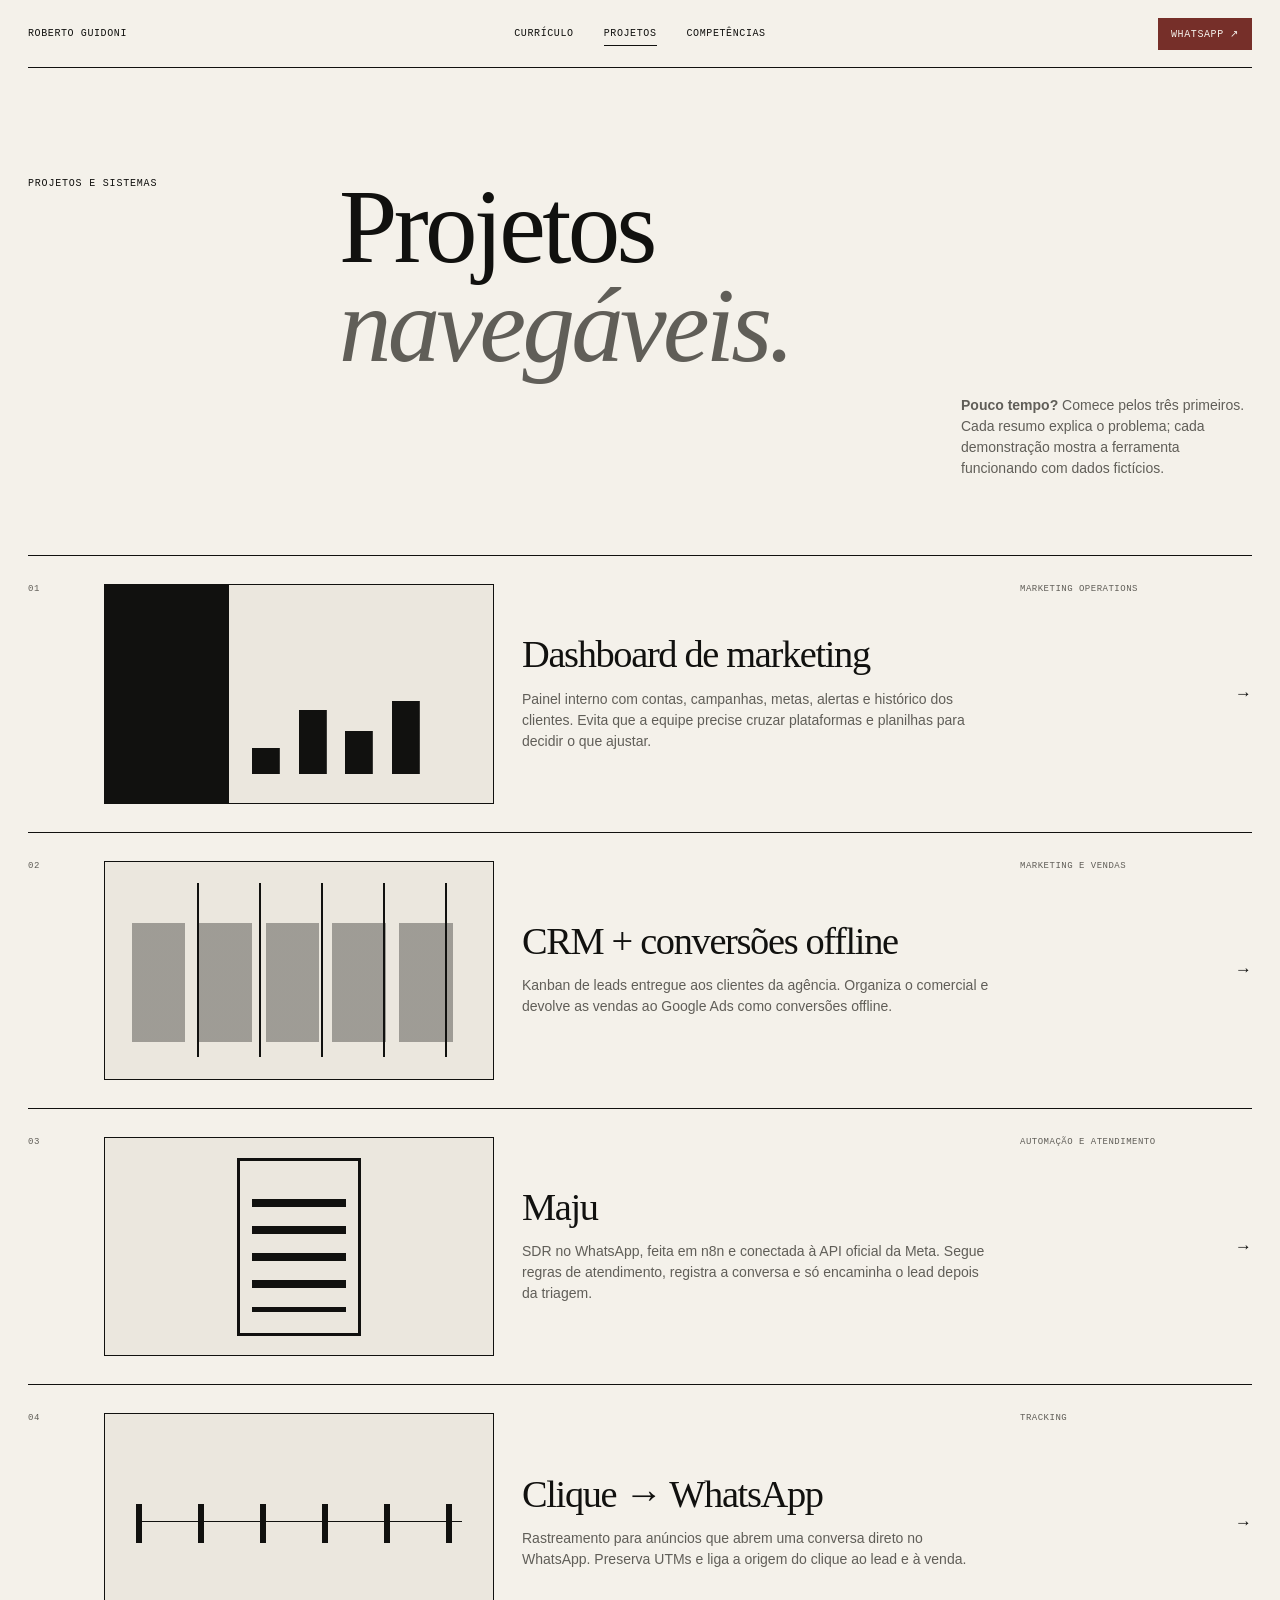
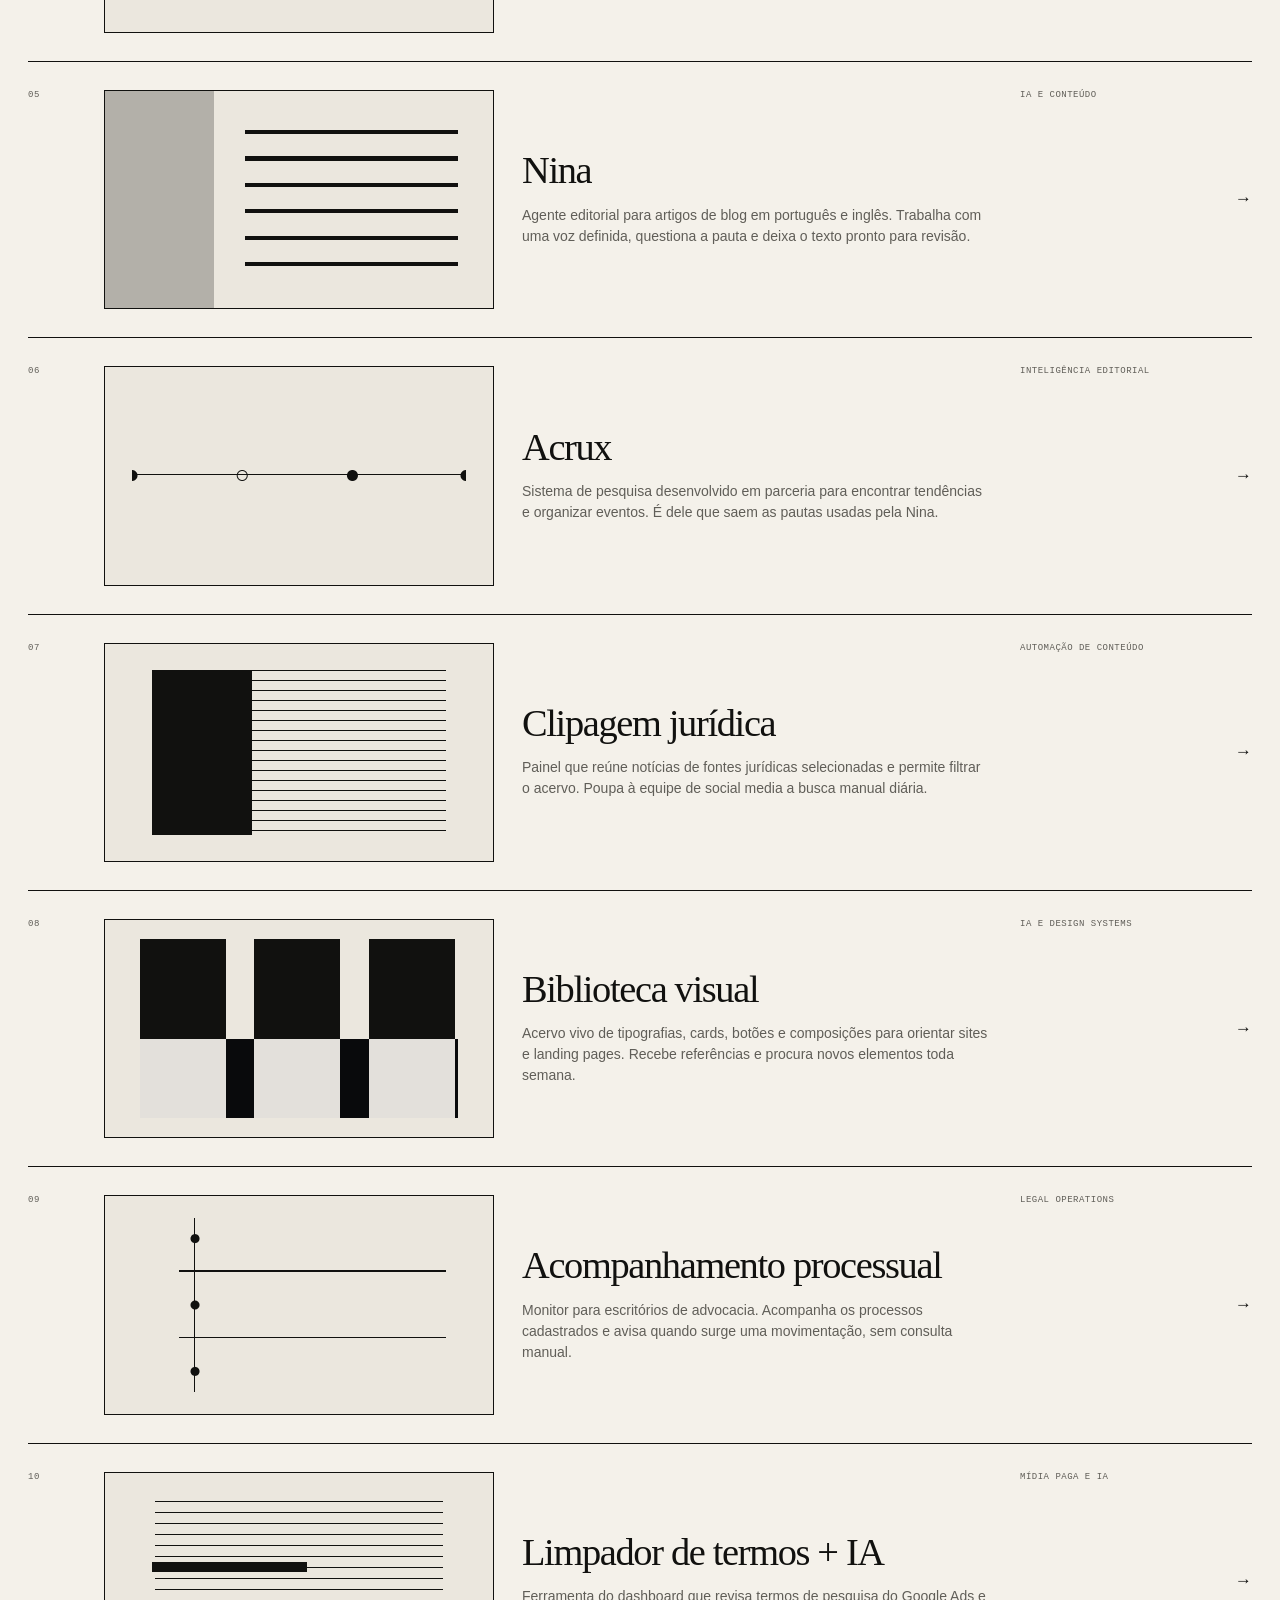
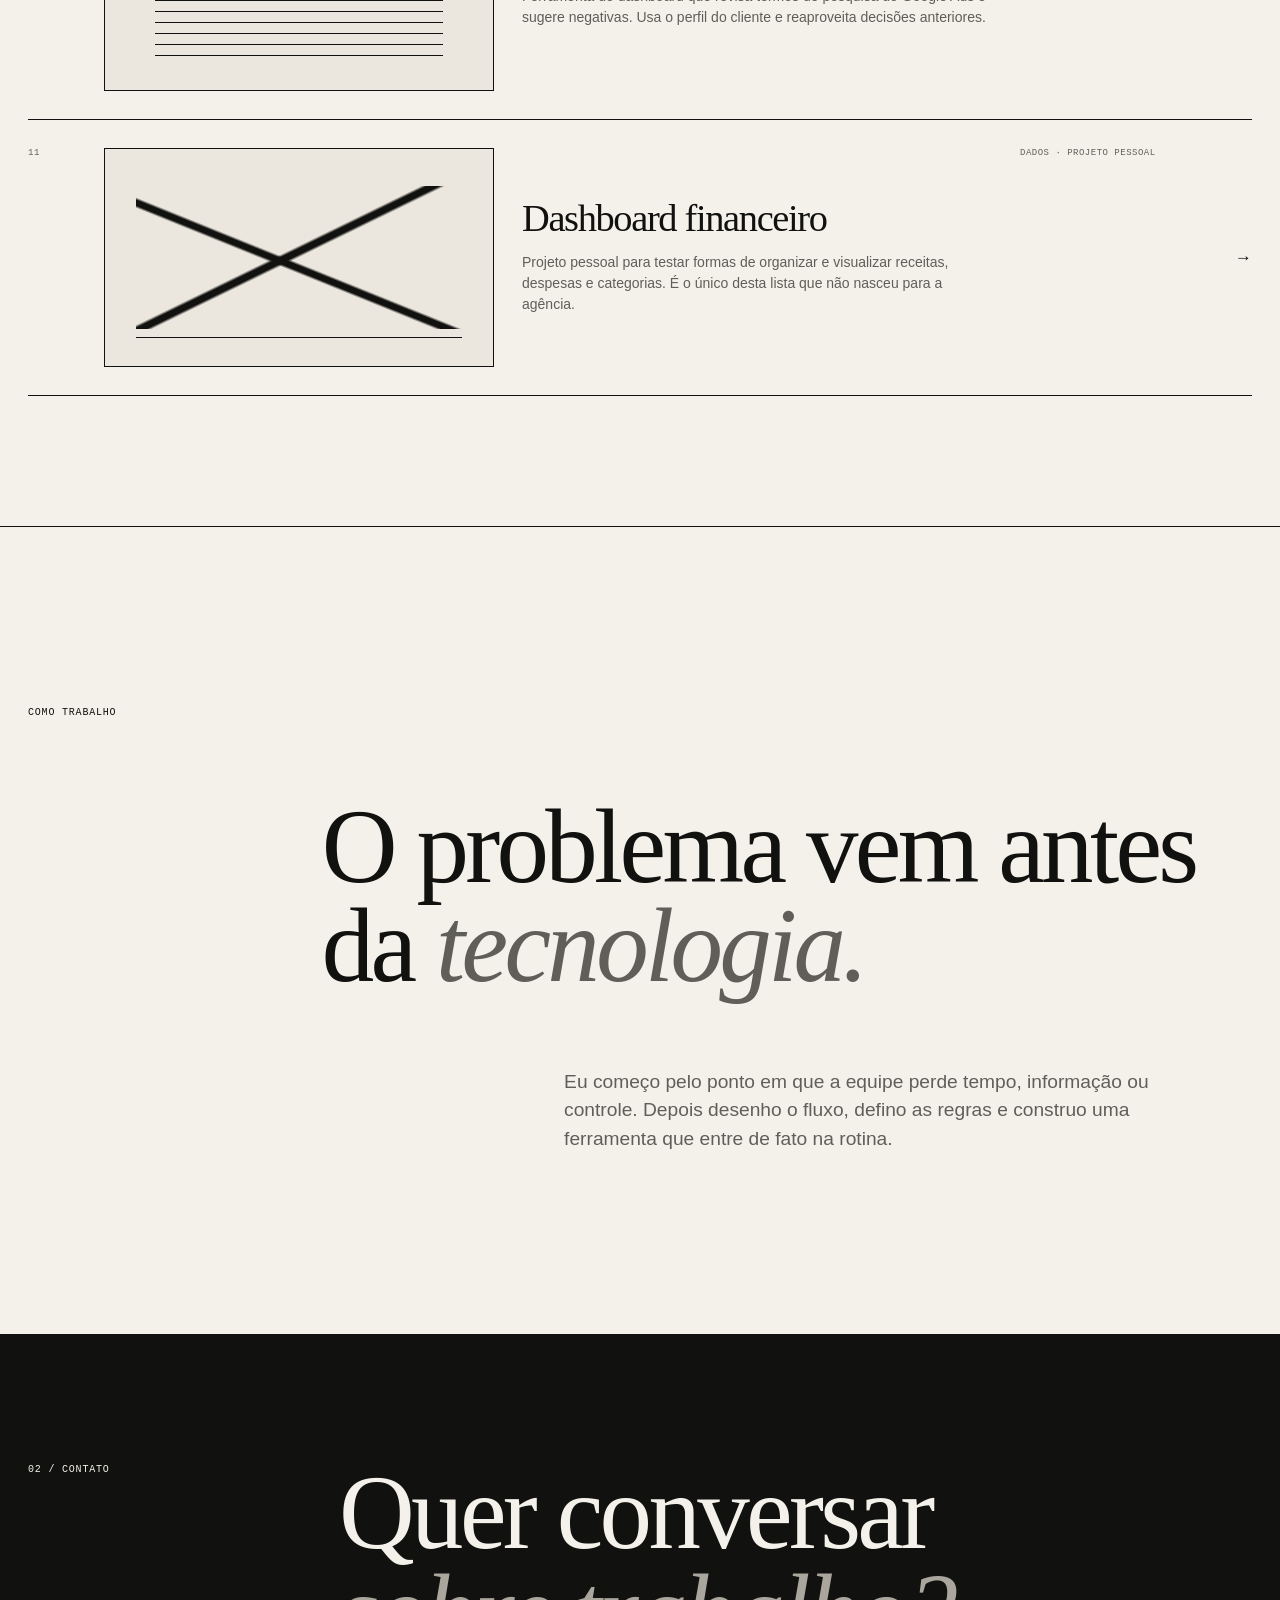
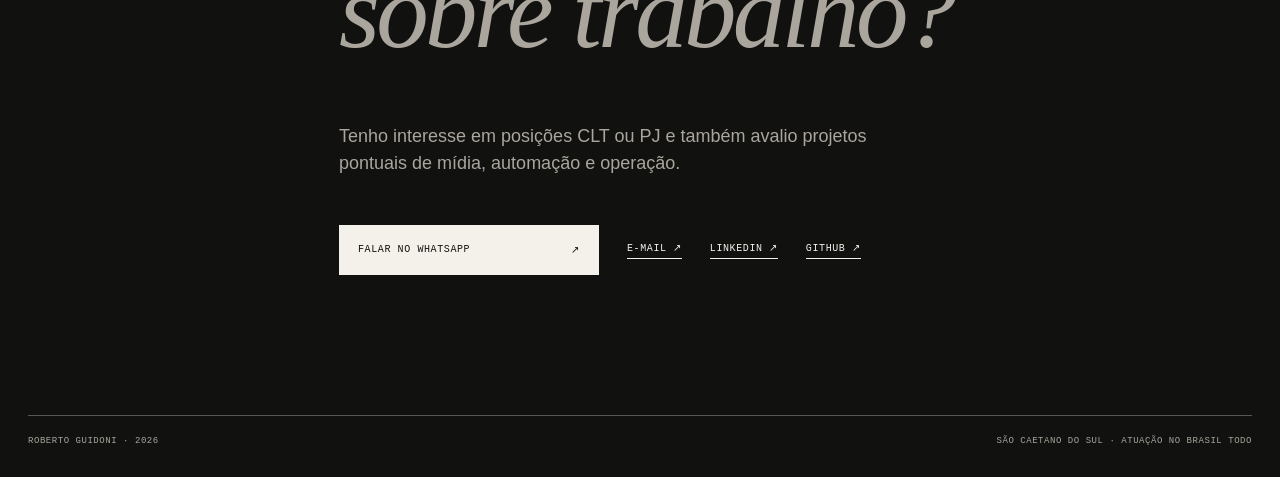
<file: projetos.html>
<!doctype html><html lang="pt-BR"><head><meta charset="utf-8"><meta name="viewport" content="width=device-width,initial-scale=1"><meta name="description" content="Projetos navegáveis de Roberto Guidoni."><title>Projetos | Roberto Guidoni</title><link rel="stylesheet" href="assets/portfolio-v2.css"></head><body>
<main class="inner-page projects-page">
  <nav class="site-nav" aria-label="Navegação principal"><a class="site-brand" href="index.html">Roberto Guidoni</a><div><a href="curriculo.html">Currículo</a><a aria-current="page" href="projetos.html">Projetos</a><a href="competencias.html">Competências</a></div><a class="nav-contact" href="https://wa.me/5511965188428" target="_blank" rel="noopener">WhatsApp ↗</a></nav>
  <section id="projetos" class="projects-section" aria-labelledby="projects-title"><div class="section-heading"><p class="section-index">Projetos e sistemas</p><h2 id="projects-title">Projetos<br><em>navegáveis.</em></h2><p><strong>Pouco tempo?</strong> Comece pelos três primeiros. Cada resumo explica o problema; cada demonstração mostra a ferramenta funcionando com dados fictícios.</p></div>
    <div class="project-browser"><div class="project-list" role="list" aria-label="Projetos">
      <a class="project-row" href="demonstracoes.html#ads"><span>01</span><span class="project-card-visual visual-dashboard" aria-hidden="true"></span><span class="project-row-copy"><strong>Dashboard de marketing</strong><p>Painel interno com contas, campanhas, metas, alertas e histórico dos clientes. Evita que a equipe precise cruzar plataformas e planilhas para decidir o que ajustar.</p></span><small>Marketing Operations</small><i>→</i></a>
      <a class="project-row" href="demonstracoes.html#crm"><span>02</span><span class="project-card-visual visual-crm" aria-hidden="true"></span><span class="project-row-copy"><strong>CRM + conversões offline</strong><p>Kanban de leads entregue aos clientes da agência. Organiza o comercial e devolve as vendas ao Google Ads como conversões offline.</p></span><small>Marketing e vendas</small><i>→</i></a>
      <a class="project-row" href="demonstracoes.html#maju"><span>03</span><span class="project-card-visual visual-chat" aria-hidden="true"></span><span class="project-row-copy"><strong>Maju</strong><p>SDR no WhatsApp, feita em n8n e conectada à API oficial da Meta. Segue regras de atendimento, registra a conversa e só encaminha o lead depois da triagem.</p></span><small>Automação e atendimento</small><i>→</i></a>
      <a class="project-row" href="demonstracoes.html#tracker"><span>04</span><span class="project-card-visual visual-track" aria-hidden="true"></span><span class="project-row-copy"><strong>Clique → WhatsApp</strong><p>Rastreamento para anúncios que abrem uma conversa direto no WhatsApp. Preserva UTMs e liga a origem do clique ao lead e à venda.</p></span><small>Tracking</small><i>→</i></a>
      <a class="project-row" href="demonstracoes.html#nina"><span>05</span><span class="project-card-visual visual-editor" aria-hidden="true"></span><span class="project-row-copy"><strong>Nina</strong><p>Agente editorial para artigos de blog em português e inglês. Trabalha com uma voz definida, questiona a pauta e deixa o texto pronto para revisão.</p></span><small>IA e conteúdo</small><i>→</i></a>
      <a class="project-row" href="demonstracoes.html#acrux"><span>06</span><span class="project-card-visual visual-pipeline" aria-hidden="true"></span><span class="project-row-copy"><strong>Acrux</strong><p>Sistema de pesquisa desenvolvido em parceria para encontrar tendências e organizar eventos. É dele que saem as pautas usadas pela Nina.</p></span><small>Inteligência editorial</small><i>→</i></a>
      <a class="project-row" href="demonstracoes.html#clipagem"><span>07</span><span class="project-card-visual visual-news" aria-hidden="true"></span><span class="project-row-copy"><strong>Clipagem jurídica</strong><p>Painel que reúne notícias de fontes jurídicas selecionadas e permite filtrar o acervo. Poupa à equipe de social media a busca manual diária.</p></span><small>Automação de conteúdo</small><i>→</i></a>
      <a class="project-row" href="demonstracoes.html#biblioteca"><span>08</span><span class="project-card-visual visual-library" aria-hidden="true"></span><span class="project-row-copy"><strong>Biblioteca visual</strong><p>Acervo vivo de tipografias, cards, botões e composições para orientar sites e landing pages. Recebe referências e procura novos elementos toda semana.</p></span><small>IA e design systems</small><i>→</i></a>
      <a class="project-row" href="demonstracoes.html#processual"><span>09</span><span class="project-card-visual visual-process" aria-hidden="true"></span><span class="project-row-copy"><strong>Acompanhamento processual</strong><p>Monitor para escritórios de advocacia. Acompanha os processos cadastrados e avisa quando surge uma movimentação, sem consulta manual.</p></span><small>Legal Operations</small><i>→</i></a>
      <a class="project-row" href="demonstracoes.html#termos"><span>10</span><span class="project-card-visual visual-terms" aria-hidden="true"></span><span class="project-row-copy"><strong>Limpador de termos + IA</strong><p>Ferramenta do dashboard que revisa termos de pesquisa do Google Ads e sugere negativas. Usa o perfil do cliente e reaproveita decisões anteriores.</p></span><small>Mídia paga e IA</small><i>→</i></a>
      <a class="project-row" href="demonstracoes.html#financeiro"><span>11</span><span class="project-card-visual visual-finance" aria-hidden="true"></span><span class="project-row-copy"><strong>Dashboard financeiro</strong><p>Projeto pessoal para testar formas de organizar e visualizar receitas, despesas e categorias. É o único desta lista que não nasceu para a agência.</p></span><small>Dados · projeto pessoal</small><i>→</i></a>
    </div></div>
  </section>
  <section class="statement" aria-labelledby="statement-title"><p class="section-index">Como trabalho</p><h2 id="statement-title">O problema vem antes<br>da <em>tecnologia.</em></h2><p>Eu começo pelo ponto em que a equipe perde tempo, informação ou controle. Depois desenho o fluxo, defino as regras e construo uma ferramenta que entre de fato na rotina.</p></section>
  <footer id="contato" class="contact-section"><p class="section-index">02 / Contato</p><div><h2>Quer conversar<br><em>sobre trabalho?</em></h2><p>Tenho interesse em posições CLT ou PJ e também avalio projetos pontuais de mídia, automação e operação.</p><div class="contact-links"><a class="whatsapp" href="https://wa.me/5511965188428" target="_blank" rel="noopener">Falar no WhatsApp <span>↗</span></a><a href="mailto:rrodriguesguidoni@gmail.com">E-mail ↗</a><a href="https://www.linkedin.com/in/roberto-guidoni-3a348646/" target="_blank" rel="noopener">LinkedIn ↗</a><a href="https://github.com/guidoni-br" target="_blank" rel="noopener">GitHub ↗</a></div></div><div class="contact-footer"><span>Roberto Guidoni · 2026</span><span>São Caetano do Sul · atuação no Brasil todo</span></div></footer>
</main></body></html>
</file>
<file: assets/portfolio-v2.css>
:root {
  --ink: #11110f;
  --paper: #f4f1ea;
  --wash: #ebe7de;
  --faint: #aaa69d;
  --muted: #605e58;
  --oxide: #762f29;
  --sage: #747866;
}

* { box-sizing: border-box; }
html { scroll-behavior: smooth; }
body { margin: 0; background: var(--paper); color: var(--ink); font-family: Arial, Helvetica, sans-serif; }
a { color: inherit; text-decoration: none; }
::selection { background: var(--ink); color: var(--paper); }

/* Abertura editorial — executada uma vez por sessão */
.site-intro { display: none; }
.intro-pending { overflow: hidden; }
.intro-pending .site-intro { position: fixed; inset: 0; z-index: 1000; isolation: isolate; display: grid; grid-template-columns: repeat(12, 1fr); grid-template-rows: 70px 1fr 92px; gap: 0 20px; padding: 0 max(28px, calc((100vw - 1384px) / 2)); overflow: hidden; background: transparent; color: var(--paper); animation: intro-in .35s ease both; }
.intro-pending .site-intro::before,.intro-pending .site-intro::after { content: ''; position: absolute; z-index: -2; top: 0; bottom: 0; width: 50.1%; background: var(--ink); }
.intro-pending .site-intro::before { left: 0; }.intro-pending .site-intro::after { right: 0; }
.intro-grid { position: absolute; inset: 0; opacity: .09; background-image: linear-gradient(90deg, transparent calc(100% - 1px), var(--paper) 1px); background-size: calc(100% / 12) 100%; transform: scaleY(0); transform-origin: top; animation: intro-grid 1s .15s cubic-bezier(.16,1,.3,1) forwards; }
.intro-rule { position: absolute; right: max(28px, calc((100vw - 1384px) / 2)); left: max(28px, calc((100vw - 1384px) / 2)); height: 1px; background: #595751; transform: scaleX(0); transform-origin: left; animation: intro-rule 1s .08s cubic-bezier(.16,1,.3,1) forwards; }
.intro-rule-top { top: 70px; }.intro-rule-bottom { bottom: 92px; animation-delay: .28s; }
.intro-edition { grid-column: 1 / 3; grid-row: 2; align-self: start; margin: 40px 0 0; font: 9px/1.5 monospace; letter-spacing: .09em; text-transform: uppercase; color: var(--faint); opacity: 0; animation: intro-copy .6s .65s ease forwards; }
.intro-lockup { position: relative; grid-column: 3 / 11; grid-row: 2; align-self: center; justify-self: center; display: flex; align-items: center; gap: clamp(18px,3vw,48px); font-family: Georgia,serif; font-size: clamp(8rem,22vw,22rem); font-weight: 400; line-height: .7; letter-spacing: -.08em; }
.intro-lockup span { display: block; opacity: 0; transform: translateY(35%) skewY(6deg); clip-path: inset(0 0 100%); animation: intro-letter 1s .35s cubic-bezier(.16,1,.3,1) forwards; }
.intro-lockup span:last-child { animation-delay: .48s; }
.intro-lockup i { width: 1px; height: 0; background: var(--oxide); animation: intro-divider .8s .72s cubic-bezier(.16,1,.3,1) forwards; }
.intro-lockup::after { content: ''; position: absolute; width: 54%; aspect-ratio: 1; left: 22%; top: 50%; border: 1px solid #595751; border-top-color: var(--oxide); border-radius: 50%; opacity: 0; transform: translateY(-50%) scale(.72); animation: intro-orbit .9s .82s cubic-bezier(.16,1,.3,1) forwards,intro-spin 5.5s 1.72s linear infinite; }
.intro-signature { grid-column: 1 / 8; grid-row: 3; align-self: center; display: flex; gap: 24px; align-items: baseline; opacity: 0; animation: intro-copy .6s 1.2s ease forwards; }
.intro-signature strong { font: 400 18px/1 Georgia,serif; }.intro-signature span,.intro-index,.intro-skip { font: 9px/1.3 monospace; letter-spacing: .075em; text-transform: uppercase; color: var(--faint); }
.intro-index { grid-column: 10 / 13; grid-row: 2; align-self: end; display: flex; justify-content: space-between; margin: 0 0 40px; opacity: 0; animation: intro-copy .6s 1.05s ease forwards; }
.intro-skip { position: absolute; right: max(28px, calc((100vw - 1384px) / 2)); bottom: 35px; padding: 0 0 5px; border: 0; border-bottom: 1px solid currentColor; background: transparent; cursor: pointer; opacity: 0; animation: intro-copy .6s 1.35s ease forwards; }
.site-intro.is-leaving { pointer-events: none; }
.site-intro.is-leaving::before { animation: intro-split-left .88s cubic-bezier(.76,0,.24,1) forwards; }
.site-intro.is-leaving::after { animation: intro-split-right .88s cubic-bezier(.76,0,.24,1) forwards; }
.site-intro.is-leaving > * { animation: intro-content-out .28s ease forwards !important; }
@keyframes intro-in { from { opacity: 0; } }
@keyframes intro-grid { to { transform: scaleY(1); } }
@keyframes intro-rule { to { transform: scaleX(1); } }
@keyframes intro-letter { to { opacity: 1; transform: none; clip-path: inset(0); } }
@keyframes intro-divider { to { height: clamp(110px,20vw,270px); } }
@keyframes intro-orbit { to { opacity: .65; transform: translateY(-50%) scale(1); } }
@keyframes intro-spin { from { opacity: .65; transform: translateY(-50%) scale(1) rotate(0); } to { opacity: .65; transform: translateY(-50%) scale(1) rotate(360deg); } }
@keyframes intro-copy { to { opacity: 1; } }
@keyframes intro-content-out { to { opacity: 0; } }
@keyframes intro-split-left { to { transform: translateX(-101%); } }
@keyframes intro-split-right { to { transform: translateX(101%); } }

.gate { position: relative; isolation: isolate; min-height: 100svh; padding: 0 max(28px, calc((100vw - 1384px) / 2)); display: grid; grid-template-rows: auto 1fr auto auto; overflow: hidden; }
.gate-orbit { position: absolute; z-index: -1; width: 42vw; aspect-ratio: 1; border: 1px solid var(--faint); border-radius: 50%; opacity: .38; animation: orbit 18s linear infinite; }
.orbit-one { top: -28vw; right: 8vw; }
.orbit-two { bottom: -31vw; left: -8vw; animation-direction: reverse; animation-duration: 24s; }
.gate-nav, .gate-foot { display: grid; grid-template-columns: repeat(3, 1fr); align-items: center; min-height: 66px; border-bottom: 1px solid var(--ink); font-family: monospace; font-size: 10px; letter-spacing: .07em; text-transform: uppercase; animation: enter-down .8s cubic-bezier(.16,1,.3,1) both; }
.gate-nav span:nth-child(2) { text-align: center; color: var(--muted); }
.gate-nav span:last-child, .gate-foot span:last-child { text-align: right; }
.gate-title { display: grid; grid-template-columns: repeat(12, 1fr); gap: 20px; align-content: center; padding: 5vh 0 3vh; }
.gate-title p { grid-column: 1 / 4; margin: 8px 0 0; font-family: monospace; font-size: 10px; text-transform: uppercase; letter-spacing: .07em; color: var(--muted); animation: enter-up .8s .15s cubic-bezier(.16,1,.3,1) both; }
.gate-title h1 { grid-column: 4 / 12; margin: 0; font-family: Georgia, serif; font-size: clamp(5.3rem, 10.5vw, 10.2rem); font-weight: 400; line-height: .86; letter-spacing: -.045em; }
.gate-title h1 span, .gate-title h1 em { display: block; font-weight: 400; animation: title-reveal 1s cubic-bezier(.16,1,.3,1) both; }
.gate-title h1 em { margin-left: 13%; color: var(--muted); animation-delay: .12s; }
.gate-paths { display: grid; grid-template-columns: repeat(2, 1fr); border-top: 1px solid var(--ink); }
.gate-path { min-height: 236px; position: relative; display: grid; grid-template-columns: 48px 1fr auto; grid-template-rows: auto 1fr auto; gap: 12px 18px; padding: 22px 26px 25px 0; border-right: 1px solid var(--ink); transition: background .45s cubic-bezier(.16,1,.3,1), color .45s, padding .45s; animation: enter-up .9s .28s cubic-bezier(.16,1,.3,1) both; }
.gate-path + .gate-path { padding-left: 26px; padding-right: 0; border-right: 0; animation-delay: .36s; }
.gate-path-number, .gate-path-label { font-family: monospace; font-size: 9px; text-transform: uppercase; letter-spacing: .07em; color: var(--muted); }
.gate-path h2 { grid-column: 2 / 4; margin: 0; max-width: 620px; font-family: Georgia, serif; font-size: clamp(2.5rem, 4vw, 4.8rem); font-weight: 400; line-height: .9; letter-spacing: -.05em; }
.gate-path p { grid-column: 2 / 3; align-self: end; max-width: 430px; margin: 0; color: var(--muted); font-size: 14px; }
.gate-path-arrow { grid-column: 3; align-self: end; font-size: 28px; transition: transform .35s; }
.gate-path:hover, .gate-path:focus-visible { color: var(--paper); padding-left: 28px; outline: none; }
.gate-path.oxide:hover, .gate-path.oxide:focus-visible { background: var(--oxide); }
.gate-path.sage:hover, .gate-path.sage:focus-visible { background: var(--sage); }
.gate-path:hover :is(.gate-path-number,.gate-path-label,.gate-path p), .gate-path:focus-visible :is(.gate-path-number,.gate-path-label,.gate-path p) { color: var(--paper); }
.gate-path:hover .gate-path-arrow, .gate-path:focus-visible .gate-path-arrow { transform: translate(6px,-6px); }
.gate-foot { grid-template-columns: 1fr 1fr; border-top: 1px solid var(--ink); border-bottom: 0; animation-delay: .5s; }
.gate-foot span:last-child { color: var(--muted); }
@keyframes enter-down { from { opacity: 0; transform: translateY(-18px); } }
@keyframes enter-up { from { opacity: 0; transform: translateY(22px); } }
@keyframes title-reveal { from { opacity: 0; transform: translateY(70%) skewY(5deg); clip-path: inset(0 0 100%); } to { clip-path: inset(0); } }
@keyframes orbit { to { transform: rotate(360deg) scale(1.05); } }

.inner-page { min-height: 100svh; }
.site-nav { position: relative; z-index: 20; width: min(1384px, calc(100% - 56px)); min-height: 68px; margin: 0 auto; display: grid; grid-template-columns: 1fr auto 1fr; align-items: center; border-bottom: 1px solid var(--ink); font-family: monospace; font-size: 10px; letter-spacing: .06em; text-transform: uppercase; animation: enter-down .7s cubic-bezier(.16,1,.3,1) both; }
.site-nav > div { display: flex; gap: 30px; }
.site-nav a { position: relative; }
.site-nav > div a::after { content: ''; position: absolute; right: 0; bottom: -7px; left: 0; height: 1px; background: currentColor; transform: scaleX(0); transition: transform .25s; }
.site-nav > div a:hover::after, .site-nav > div a:focus-visible::after, .site-nav > div a[aria-current='page']::after { transform: scaleX(1); }
.nav-contact { justify-self: end; padding: 10px 13px; background: var(--oxide); color: var(--paper); transition: transform .2s, background .2s; }
.nav-contact:hover, .nav-contact:focus-visible { transform: translateY(-2px); background: var(--ink); }

.inner-hero { width: min(1384px, calc(100% - 56px)); min-height: 620px; margin: 0 auto; display: grid; grid-template-columns: repeat(12, 1fr); gap: 20px; align-content: center; border-bottom: 1px solid var(--ink); }
.inner-hero > .section-index { grid-column: 1 / 4; align-self: start; margin-top: 14px; color: var(--muted); animation: enter-up .7s .1s cubic-bezier(.16,1,.3,1) both; }
.inner-hero h1 { grid-column: 4 / 10; margin: 0; padding: .08em 0; font-family: Georgia, serif; font-size: clamp(5rem, 9.4vw, 9.4rem); font-weight: 400; line-height: .88; letter-spacing: -.045em; }
.inner-hero h1 span, .inner-hero h1 em { display: block; font-weight: 400; animation: title-reveal 1s cubic-bezier(.16,1,.3,1) both; }
.inner-hero h1 em { margin-left: 12%; color: var(--muted); animation-delay: .1s; }
.inner-hero-copy { grid-column: 10 / 13; align-self: end; padding-bottom: 6px; color: var(--muted); animation: enter-up .8s .3s cubic-bezier(.16,1,.3,1) both; }
.inner-hero-copy strong { color: var(--ink); font-size: 17px; }
.inner-hero-copy p { line-height: 1.5; }
.inner-hero-copy div { display: flex; flex-wrap: wrap; gap: 12px 18px; margin-top: 24px; font-family: monospace; font-size: 9px; text-transform: uppercase; letter-spacing: .06em; }
.inner-hero-copy a { border-bottom: 1px solid currentColor; }
.inner-hero-copy .hero-whatsapp { padding: 11px 13px; border: 0; background: var(--oxide); color: var(--paper); }
.reveal-block { animation: enter-up .8s .15s cubic-bezier(.16,1,.3,1) both; }

.resume-intro, .resume-experience, .resume-scope, .resume-education { width: min(1384px, calc(100% - 56px)); margin: 0 auto; display: grid; grid-template-columns: repeat(12, 1fr); gap: 20px; padding: 130px 0; border-bottom: 1px solid var(--ink); }
.resume-intro > .section-index, .resume-experience > .section-index, .resume-scope > .section-index, .resume-education > .section-index { grid-column: 1 / 4; }
.resume-intro > div, .resume-experience > div, .resume-education > div { grid-column: 4 / 13; }
.resume-intro h2, .resume-experience h2, .resume-education h2, .full-heading h2 { margin: 0; font-family: Georgia, serif; font-size: clamp(3.9rem, 7vw, 7.3rem); font-weight: 400; line-height: .94; letter-spacing: -.035em; }
.resume-intro h2 em, .resume-education h2 em, .full-heading h2 em { color: var(--muted); font-weight: 400; }
.resume-intro > div > p { max-width: 720px; margin: 70px 0 0 auto; color: var(--muted); font-size: 18px; line-height: 1.55; }
.resume-role-head { display: flex; justify-content: space-between; padding-bottom: 18px; border-bottom: 1px solid var(--ink); font-family: monospace; font-size: 9px; text-transform: uppercase; letter-spacing: .06em; color: var(--muted); }
.resume-experience h2 { margin-top: 65px; }
.resume-experience ul { max-width: 850px; margin: 60px 0 85px auto; padding: 0; list-style: none; counter-reset: role; }
.resume-experience li { counter-increment: role; display: grid; grid-template-columns: 34px 1fr; gap: 16px; padding: 16px 0; border-top: 1px solid var(--faint); color: var(--muted); }
.resume-experience li::before { content: '0' counter(role); font-family: monospace; font-size: 9px; color: var(--ink); }
.past-roles { display: grid; grid-template-columns: repeat(3, 1fr); border-top: 1px solid var(--ink); border-bottom: 1px solid var(--ink); }
.past-roles article { min-height: 230px; padding: 20px; border-right: 1px solid var(--ink); }
.past-roles article:last-child { border-right: 0; }
.past-roles span { font-family: monospace; font-size: 9px; text-transform: uppercase; letter-spacing: .06em; color: var(--muted); }
.past-roles h3 { margin: 60px 0 18px; font-family: Georgia, serif; font-size: clamp(1.5rem, 2.4vw, 2.5rem); font-weight: 400; line-height: .95; letter-spacing: -.035em; }
.past-roles p { margin: 0; color: var(--muted); font-size: 13px; line-height: 1.45; }
.resume-scope > .scope-list { grid-column: 4 / 13; }
.scope-list { border-top: 1px solid var(--ink); }
.scope-list article { display: grid; grid-template-columns: 40px 250px 1fr; gap: 20px; align-items: center; min-height: 94px; border-bottom: 1px solid var(--faint); }
.scope-list article > span { font-family: monospace; font-size: 9px; color: var(--muted); }
.scope-list h3 { margin: 0; font-family: Georgia, serif; font-size: clamp(1.5rem, 2.2vw, 2.3rem); font-weight: 400; letter-spacing: -.03em; }
.scope-list p { margin: 0; color: var(--muted); }
.education-lines { margin-top: 80px; border-top: 1px solid var(--ink); }
.education-lines p { display: grid; grid-template-columns: 1fr 1fr; gap: 20px; margin: 0; padding: 18px 0; border-bottom: 1px solid var(--faint); }
.education-lines strong { font-weight: 400; color: var(--muted); }
.resume-next { padding: 130px max(28px, calc((100vw - 1384px) / 2)); background: var(--ink); color: var(--paper); }
.next-links { display: grid; grid-template-columns: repeat(2, 1fr); margin-top: 70px; border-top: 1px solid #595751; border-bottom: 1px solid #595751; }
.next-links a { min-height: 230px; display: flex; justify-content: space-between; align-items: flex-end; padding: 26px; border-right: 1px solid #595751; font-family: Georgia, serif; font-size: clamp(2.4rem, 4vw, 4.7rem); line-height: .9; letter-spacing: -.045em; transition: background .35s, padding .35s; }
.next-links a:last-child { border-right: 0; }
.next-links i { font-style: normal; font-size: 28px; }
.next-links .oxide:hover, .next-links .oxide:focus-visible { background: var(--oxide); padding: 30px; }
.next-links .sage:hover, .next-links .sage:focus-visible { background: var(--sage); padding: 30px; }
.pdf-link { display: inline-block; margin-top: 45px; padding-bottom: 4px; border-bottom: 1px solid currentColor; font-family: monospace; font-size: 10px; text-transform: uppercase; letter-spacing: .06em; }

.skills-hero { position: relative; background: var(--wash); }
.skills-intro { grid-column: 10 / 13; align-self: end; margin: 0 0 8px; color: var(--muted); line-height: 1.5; }
.featured-skills { width: min(1384px, calc(100% - 56px)); margin: 0 auto; display: grid; grid-template-columns: repeat(12, 1fr); gap: 20px; padding: 110px 0; }
.featured-skills > .section-index { grid-column: 1 / 4; }
.featured-columns { grid-column: 4 / 13; display: grid; grid-template-columns: repeat(2, 1fr); gap: 54px; }
.summary-label { margin: 0 0 18px; color: var(--muted); font-family: monospace; font-size: 9px; letter-spacing: .07em; text-transform: uppercase; }
.rating-list { border-top: 1px solid currentColor; }
.rating-list > div { display: grid; grid-template-columns: 1fr auto; gap: 20px; align-items: center; min-height: 58px; border-bottom: 1px solid var(--faint); }
.rating-list > div > span:first-child { font-size: 14px; }
.rating { display: flex; gap: 7px; }
.rating i { width: 9px; height: 9px; border: 1px solid currentColor; border-radius: 50%; }
.rating i.filled { background: currentColor; }
.skills-complete > summary { min-height: 84px; display: flex; justify-content: space-between; align-items: center; padding: 0 max(28px, calc((100vw - 1384px) / 2)); border-top: 1px solid var(--ink); border-bottom: 1px solid var(--ink); background: var(--paper); color: var(--ink); cursor: pointer; font-family: monospace; font-size: 11px; letter-spacing: .07em; text-transform: uppercase; list-style: none; transition: background .25s, color .25s; }
.skills-complete > summary::-webkit-details-marker { display: none; }
.skills-complete > summary:hover, .skills-complete > summary:focus-visible { background: var(--ink); color: var(--paper); outline: none; }
.skills-complete > summary i { font: 400 28px/1 Georgia, serif; transition: transform .3s; }
.skills-complete .label-open { display: none; }
.skills-complete[open] .label-closed { display: none; }
.skills-complete[open] .label-open { display: inline; }
.skills-complete[open] > summary i { transform: rotate(45deg); }
.full-competencies, .tools-section { padding: 130px max(28px, calc((100vw - 1384px) / 2)); background: var(--ink); color: var(--paper); }
.full-heading { display: grid; grid-template-columns: repeat(12, 1fr); gap: 20px; }
.full-heading > .section-index { grid-column: 1 / 4; }
.full-heading h2 { grid-column: 4 / 12; }
.full-heading h2 em { color: var(--faint); }
.competency-groups { display: grid; grid-template-columns: repeat(2, 1fr); margin-top: 100px; border-top: 1px solid #595751; border-left: 1px solid #595751; }
.competency-group { padding: 28px; border-right: 1px solid #595751; border-bottom: 1px solid #595751; }
.competency-group.oxide { background: var(--oxide); }
.competency-group.sage { background: var(--sage); }
.competency-group.paper { background: var(--paper); color: var(--ink); }
.competency-group.wash { background: var(--wash); color: var(--ink); }
.group-title { display: grid; grid-template-columns: 42px 1fr; align-items: end; min-height: 160px; }
.group-title > span { font-family: monospace; font-size: 9px; }
.group-title h3 { margin: 0; font-family: Georgia, serif; font-size: clamp(2.5rem, 4.3vw, 5rem); font-weight: 400; line-height: .96; letter-spacing: -.03em; }
.competency-group .rating-list { margin-top: 45px; }
.competency-group .rating-list > div { border-color: currentColor; opacity: .92; }
.tools-section { background: var(--paper); color: var(--ink); border-top: 1px solid var(--ink); }
.tools-section .full-heading h2 em { color: var(--muted); }
.tools-section > .rating-list { columns: 2; column-gap: 60px; margin: 100px 0 0 24%; }
.tools-section > .rating-list > div { break-inside: avoid; }
.skills-footer { display: flex; justify-content: space-between; padding: 32px max(28px, calc((100vw - 1384px) / 2)); background: var(--ink); color: var(--paper); font-family: monospace; font-size: 10px; text-transform: uppercase; letter-spacing: .06em; }

.projects-page .site-nav { color: var(--ink); border-color: var(--ink); }
.projects-page { background: var(--paper); }
.projects-page .statement { background: var(--paper); color: var(--ink); }
.project-detail { animation: detail-in .45s cubic-bezier(.16,1,.3,1) both; }
@keyframes detail-in { from { opacity: 0; transform: translateY(16px); } }

.hero {
  min-height: 100svh;
  width: min(1440px, calc(100% - 56px));
  margin: 0 auto;
  display: grid;
  grid-template-rows: auto 1fr auto auto;
}

.masthead, .hero-footer {
  display: grid;
  grid-template-columns: 1fr auto 1fr;
  align-items: center;
  min-height: 66px;
  border-bottom: 1px solid var(--ink);
  font-family: monospace;
  font-size: 10px;
  letter-spacing: .08em;
  text-transform: uppercase;
}

.masthead-center { text-align: center; color: var(--muted); }
.masthead a { justify-self: end; border-bottom: 1px solid currentColor; }

.hero-copy {
  display: grid;
  grid-template-columns: repeat(12, 1fr);
  gap: 20px;
  align-content: center;
  padding: 7vh 0 5vh;
}

.eyebrow {
  grid-column: 1 / 4;
  margin: 8px 0 0;
  font-family: monospace;
  font-size: 10px;
  letter-spacing: .08em;
  text-transform: uppercase;
  color: var(--muted);
}

.hero h1 {
  grid-column: 4 / 10;
  margin: 0;
  font-family: Georgia, 'Times New Roman', serif;
  font-size: clamp(5.2rem, 10.2vw, 10rem);
  font-weight: 400;
  line-height: .78;
  letter-spacing: -.075em;
}

.hero h1 em { font-weight: 400; color: var(--muted); }
.intro {
  grid-column: 10 / 13;
  align-self: end;
  margin: 0 0 5px;
  font-size: clamp(.95rem, 1.15vw, 1.15rem);
  line-height: 1.5;
  color: var(--muted);
}
.intro strong { color: var(--ink); font-weight: 600; }

.path-grid { display: grid; grid-template-columns: repeat(2, 1fr); border-top: 1px solid var(--ink); }
.path {
  position: relative;
  display: grid;
  grid-template-columns: 48px 1fr auto;
  grid-template-rows: auto 1fr auto;
  gap: 12px 18px;
  min-height: 230px;
  padding: 22px 24px 24px 0;
  border-right: 1px solid var(--ink);
  transition: background .3s, color .3s;
}
.path + .path { padding-left: 24px; border-right: 0; }
.path-number, .path-label {
  font-family: monospace;
  font-size: 10px;
  letter-spacing: .07em;
  text-transform: uppercase;
  color: var(--muted);
}
.path-title { grid-column: 2 / 4; font-family: Georgia, serif; font-size: clamp(2rem, 3.3vw, 4rem); line-height: .95; letter-spacing: -.045em; }
.path-copy { grid-column: 2 / 3; align-self: end; max-width: 460px; color: var(--muted); font-size: 14px; }
.path-arrow { grid-column: 3; align-self: end; font-size: 28px; transition: transform .3s; }
.path:hover, .path:focus-visible { background: var(--ink); color: var(--paper); outline: none; }
.path:hover :is(.path-number,.path-label,.path-copy), .path:focus-visible :is(.path-number,.path-label,.path-copy) { color: var(--faint); }
.path:hover .path-arrow, .path:focus-visible .path-arrow { transform: translate(5px, 5px); }

.hero-footer { grid-template-columns: 1fr 1fr; border-top: 1px solid var(--ink); border-bottom: 0; }
.hero-footer span:last-child { justify-self: end; color: var(--muted); }

.preview-section { min-height: 70vh; padding: 110px max(28px, calc((100vw - 1384px) / 2)); border-top: 1px solid var(--ink); }
.preview-section h2 { max-width: 1000px; margin: 90px 0 0 24%; font-family: Georgia, serif; font-size: clamp(3.8rem, 8vw, 8rem); font-weight: 400; line-height: .86; letter-spacing: -.06em; }
.section-index { font-family: monospace; font-size: 10px; letter-spacing: .08em; text-transform: uppercase; }
.preview-dark { background: var(--ink); color: var(--paper); }

.statement, .projects-section, .profile-section, .skills-section, .contact-section {
  padding-left: max(28px, calc((100vw - 1384px) / 2));
  padding-right: max(28px, calc((100vw - 1384px) / 2));
}

.section-index { margin: 0; font-family: monospace; font-size: 10px; letter-spacing: .08em; text-transform: uppercase; }
.statement { padding-top: 180px; padding-bottom: 180px; border-top: 1px solid var(--ink); }
.statement h2, .section-heading h2, .contact-section h2 {
  margin: 80px 0 0 24%;
  max-width: 1100px;
  font-family: Georgia, 'Times New Roman', serif;
  font-size: clamp(4.2rem, 8.2vw, 8.5rem);
  font-weight: 400;
  line-height: .94;
  letter-spacing: -.035em;
}
.statement h2 em, .section-heading h2 em, .contact-section h2 em { color: var(--muted); font-weight: 400; }
.statement > p:last-child { max-width: 590px; margin: 72px 8% 0 auto; color: var(--muted); font-size: clamp(1.1rem, 1.5vw, 1.45rem); line-height: 1.5; }

.projects-section { padding-top: 130px; padding-bottom: 150px; background: var(--ink); color: var(--paper); }
.section-heading { display: grid; grid-template-columns: repeat(12, 1fr); gap: 20px; }
.section-heading .section-index { grid-column: 1 / 4; }
.section-heading h2 { grid-column: 4 / 11; margin: 0; }
.section-heading > p:last-child { grid-column: 10 / 13; align-self: end; margin: 0; color: var(--faint); font-size: 14px; line-height: 1.5; }
.projects-section .section-heading h2 em { color: var(--faint); }

.project-browser { margin-top: 110px; border-top: 1px solid var(--contact-rule, #595751); }
.project-list { display: grid; grid-template-columns: repeat(3, minmax(0, 1fr)); border-left: 1px solid #595751; }
.project-row {
  width: 100%;
  min-height: 184px;
  display: grid;
  grid-template-columns: 1fr 112px;
  grid-template-rows: auto 1fr auto;
  align-items: start;
  gap: 15px;
  padding: 20px;
  border: 0;
  border-right: 1px solid #595751;
  border-bottom: 1px solid #595751;
  background: transparent;
  color: var(--paper);
  text-align: left;
  cursor: pointer;
  transition: background .25s, color .25s, transform .25s;
}
.project-row > span, .project-row small { font-family: monospace; font-size: 9px; letter-spacing: .055em; text-transform: uppercase; color: var(--faint); }
.project-row strong { grid-column: 1; align-self: center; padding-right: 16px; font-family: Georgia, serif; font-size: clamp(1.35rem, 1.8vw, 1.9rem); font-weight: 400; line-height: 1; letter-spacing: -.025em; }
.project-row small { grid-column: 1 / 3; align-self: end; }
.project-row i { grid-column: 2; grid-row: 1; justify-self: end; font-style: normal; font-size: 17px; }
.project-card-visual { position: relative; grid-column: 2; grid-row: 2; align-self: center; width: 100%; aspect-ratio: 16 / 9; overflow: hidden; border: 1px solid currentColor; background: var(--paper); color: var(--ink) !important; transition: transform .35s cubic-bezier(.16,1,.3,1), background .25s, color .25s; }
.project-card-visual::before, .project-card-visual::after { content: ""; position: absolute; display: block; }
.project-row:hover .project-card-visual, .project-row:focus-visible .project-card-visual { transform: translateY(-3px); }
.project-row.active .project-card-visual, .project-row:hover .project-card-visual, .project-row:focus-visible .project-card-visual { background: var(--ink); color: var(--paper) !important; }
.visual-dashboard::before { inset: 0 68% 0 0; background: currentColor; }
.visual-dashboard::after { left: 38%; right: 7%; bottom: 13%; height: 38%; background: linear-gradient(to top,currentColor 0 32%,transparent 32%) 0 100%/13% 100%,linear-gradient(to top,currentColor 0 78%,transparent 78%) 25% 100%/13% 100%,linear-gradient(to top,currentColor 0 53%,transparent 53%) 50% 100%/13% 100%,linear-gradient(to top,currentColor 0 89%,transparent 89%) 75% 100%/13% 100%; background-repeat: no-repeat; }
.visual-crm::before { inset: 10%; background: repeating-linear-gradient(90deg,transparent 0 17%,currentColor 17% 17.7%,transparent 17.7% 20%); }
.visual-crm::after { inset: 28% 7% 17%; background: repeating-linear-gradient(90deg,currentColor 0 16%,transparent 16% 20%); opacity: .35; }
.visual-chat::before { inset: 9% 34%; border: 3px solid currentColor; }
.visual-chat::after { inset: 28% 38% 20%; background: repeating-linear-gradient(to bottom,currentColor 0 7%,transparent 7% 24%); }
.visual-editor::before { inset: 0 72% 0 0; background: currentColor; opacity: .25; border-right: 1px solid currentColor; }
.visual-editor::after { inset: 18% 9% 18% 36%; background: repeating-linear-gradient(to bottom,currentColor 0 3%,transparent 3% 19%); }
.visual-pipeline::before, .visual-track::before { left: 8%; right: 8%; top: 49%; height: 1px; background: currentColor; }
.visual-pipeline::after { inset: 35% 7%; background: radial-gradient(circle at 0 50%,currentColor 0 5px,transparent 6px),radial-gradient(circle at 33% 50%,transparent 0 4px,currentColor 5px,transparent 6px),radial-gradient(circle at 66% 50%,currentColor 0 5px,transparent 6px),radial-gradient(circle at 100% 50%,currentColor 0 5px,transparent 6px); }
.visual-news::before { inset: 12%; background: repeating-linear-gradient(to bottom,currentColor 0 1px,transparent 1px 10px); }
.visual-news::after { inset: 12% 62% 12% 12%; background: currentColor; }
.visual-track::after { inset: 41% 8%; background: repeating-linear-gradient(90deg,currentColor 0 6px,transparent 6px 19%); }
.visual-library::before { inset: 9%; background: repeating-linear-gradient(90deg,currentColor 0 27%,transparent 27% 36%); }
.visual-library::after { inset: 55% 9% 9%; background: var(--paper); mix-blend-mode: difference; }
.visual-process::before { left: 23%; top: 10%; bottom: 10%; width: 1px; background: currentColor; }
.visual-process::after { inset: 12% 12% 12% 19%; background: radial-gradient(circle at 6% 10%,currentColor 0 4px,transparent 5px),radial-gradient(circle at 6% 50%,currentColor 0 4px,transparent 5px),radial-gradient(circle at 6% 90%,currentColor 0 4px,transparent 5px),repeating-linear-gradient(to bottom,transparent 0 29%,currentColor 29% 30%,transparent 30% 40%); }
.visual-terms::before { inset: 13%; background: repeating-linear-gradient(to bottom,currentColor 0 1px,transparent 1px 11px); }
.visual-terms::after { left: 12%; right: 48%; top: 41%; height: 10px; background: currentColor; }
.visual-finance::before { inset: 17% 8%; background: linear-gradient(154deg,transparent 0 46%,currentColor 47% 49%,transparent 50%),linear-gradient(22deg,transparent 0 44%,currentColor 45% 47%,transparent 48%); }
.visual-finance::after { left: 8%; right: 8%; bottom: 13%; height: 1px; background: currentColor; }
.project-row:hover, .project-row:focus-visible, .project-row.active { background: var(--paper); color: var(--ink); outline: none; }
.project-row:hover, .project-row:focus-visible { transform: translateY(-3px); }
.project-row:hover :is(span,small), .project-row:focus-visible :is(span,small), .project-row.active :is(span,small) { color: var(--muted); }

.project-detail { min-height: 610px; display: grid; grid-template-columns: minmax(0, .9fr) minmax(420px, 1.1fr); grid-template-rows: auto auto auto 1fr; column-gap: 72px; margin-top: 42px; padding: 42px; background: var(--paper); color: var(--ink); }
.project-detail > .detail-top { grid-column: 1 / 3; }
.detail-top { display: flex; justify-content: space-between; gap: 20px; font-family: monospace; font-size: 9px; letter-spacing: .06em; text-transform: uppercase; }
.status { display: inline-flex; align-items: center; gap: 7px; color: var(--muted); }
.status i { width: 6px; height: 6px; border-radius: 50%; background: var(--ink); }
.project-detail h3 { margin: 70px 0 54px; font-family: Georgia, serif; font-size: clamp(3.3rem, 5vw, 6rem); font-weight: 400; line-height: .94; letter-spacing: -.035em; }
.project-detail dl { margin: 0; }
.project-detail dl div { display: grid; grid-template-columns: 115px 1fr; gap: 20px; padding: 17px 0; border-top: 1px solid var(--faint); }
.project-detail dt { font-family: monospace; font-size: 9px; letter-spacing: .06em; text-transform: uppercase; color: var(--muted); }
.project-detail dd { margin: 0; font-size: 14px; line-height: 1.45; }
.project-detail ul { display: flex; flex-wrap: wrap; gap: 8px; margin: 24px 0 48px; padding: 0; list-style: none; }
.project-detail li { padding: 6px 8px; border: 1px solid var(--faint); font-family: monospace; font-size: 9px; text-transform: uppercase; letter-spacing: .04em; }
.project-detail > .inline-demo { grid-column: 2; grid-row: 2 / 5; align-self: stretch; margin-top: 70px; }
.demo-link { display: flex; justify-content: space-between; align-items: center; min-height: 54px; padding: 0 16px; background: var(--ink); color: var(--paper); font-family: monospace; font-size: 10px; letter-spacing: .06em; text-transform: uppercase; }
.demo-link span { font-size: 18px; transition: transform .2s; }
.demo-link:hover span, .demo-link:focus-visible span { transform: translate(4px,-4px); }

.inline-demo { margin-top: 34px; padding-top: 24px; border-top: 2px solid var(--ink); }
.demo-head { display: flex; justify-content: space-between; gap: 20px; align-items: baseline; margin-bottom: 20px; }
.demo-head span { font-family: monospace; font-size: 8px; letter-spacing: .07em; text-transform: uppercase; color: var(--muted); }
.demo-head strong { font-family: Georgia, serif; font-size: 1.35rem; font-weight: 400; }
.demo-controls { display: flex; flex-wrap: wrap; gap: 6px; margin-bottom: 15px; }
.demo-controls button, .demo-secondary { min-height: 34px; padding: 0 10px; border: 1px solid var(--faint); background: transparent; color: var(--ink); font: 8px/1 monospace; letter-spacing: .05em; text-transform: uppercase; cursor: pointer; }
.demo-controls button.active, .demo-controls button:hover, .demo-controls button:focus-visible { background: var(--ink); color: var(--paper); }
.demo-metrics { display: grid; grid-template-columns: repeat(3, 1fr); border: 1px solid var(--faint); }
.demo-metric { min-height: 80px; padding: 13px; border-right: 1px solid var(--faint); }
.demo-metric:last-child { border-right: 0; }
.demo-metric small { display: block; color: var(--muted); font: 8px/1.2 monospace; text-transform: uppercase; }
.demo-metric strong { display: block; margin-top: 18px; font-family: Georgia, serif; font-size: 1.5rem; font-weight: 400; }
.demo-table { margin-top: 14px; border-top: 1px solid var(--faint); }
.demo-table > div { display: grid; grid-template-columns: 1fr auto auto; gap: 12px; align-items: center; min-height: 48px; border-bottom: 1px solid var(--faint); font-size: 11px; }
.demo-table strong { font: 8px/1 monospace; text-transform: uppercase; }
.demo-table button, .demo-form button, .demo-primary { min-height: 34px; padding: 0 11px; border: 0; background: var(--ink); color: var(--paper); font: 8px/1 monospace; letter-spacing: .05em; text-transform: uppercase; cursor: pointer; }
.demo-result { margin: 14px 0 0; padding: 10px; background: var(--wash); font-size: 11px; }
.mini-kanban { display: grid; grid-template-columns: repeat(4, 1fr); gap: 5px; }
.mini-kanban > div { min-height: 145px; padding: 8px; background: var(--wash); }
.mini-kanban > div.current { outline: 1px solid var(--ink); }
.mini-kanban small { font: 7px/1.2 monospace; text-transform: uppercase; }
.mini-kanban article { display: grid; gap: 8px; margin-top: 14px; padding: 9px; background: var(--paper); border: 1px solid var(--faint); }
.mini-kanban article strong { font-size: 10px; }
.mini-kanban article span { font-size: 8px; color: var(--muted); }
.mini-kanban article button { min-height: 28px; border: 0; background: var(--ink); color: var(--paper); font: 7px/1 monospace; text-transform: uppercase; cursor: pointer; }
.demo-secondary { margin-top: 12px; }
.demo-chat { max-height: 215px; overflow: auto; padding: 13px; background: var(--wash); }
.demo-chat p { width: fit-content; max-width: 82%; margin: 0 0 8px; padding: 9px 11px; font-size: 10px; line-height: 1.4; }
.demo-chat .bot { background: var(--paper); border: 1px solid var(--faint); }
.demo-chat .user { margin-left: auto; background: var(--sage); color: var(--paper); }
.demo-form { display: grid; grid-template-columns: 1fr auto; gap: 7px; margin-top: 12px; }
.demo-form input, .demo-textarea { width: 100%; min-height: 40px; padding: 10px; border: 1px solid var(--faint); background: var(--paper); color: var(--ink); font: 11px/1.3 Arial, sans-serif; }
.draft { min-height: 150px; margin: 12px 0; padding: 16px; border: 1px solid var(--faint); }
.draft small { font: 8px/1 monospace; text-transform: uppercase; color: var(--muted); }
.draft h4 { margin: 25px 0 10px; font-family: Georgia, serif; font-size: 1.5rem; font-weight: 400; }
.draft p { margin: 0; color: var(--muted); font-size: 11px; line-height: 1.45; }
.demo-primary:disabled { opacity: .4; cursor: not-allowed; }
.pipeline { display: grid; grid-template-columns: repeat(4, 1fr); margin-bottom: 16px; border: 1px solid var(--faint); }
.pipeline span { padding: 20px 8px; border-right: 1px solid var(--faint); font: 8px/1 monospace; text-align: center; text-transform: uppercase; }
.pipeline span:last-child { border-right: 0; }
.pipeline span.current { background: var(--sage); color: var(--paper); }
.pipeline span.done { background: var(--ink); color: var(--paper); }
.demo-list { margin-top: 12px; border-top: 1px solid var(--faint); }
.demo-list button { width: 100%; display: grid; gap: 6px; padding: 12px 0; border: 0; border-bottom: 1px solid var(--faint); background: transparent; color: var(--ink); text-align: left; cursor: pointer; }
.demo-list button small { color: var(--muted); font: 8px/1 monospace; text-transform: uppercase; }
.demo-textarea { min-height: 110px; margin-bottom: 10px; resize: vertical; }
.finance-bars { display: grid; gap: 7px; margin-top: 16px; }
.finance-bars span { display: block; min-width: 110px; padding: 7px 9px; background: var(--sage); color: var(--paper); font: 8px/1 monospace; text-transform: uppercase; }

.profile-section { padding-top: 140px; padding-bottom: 150px; }
.light-heading > p:last-child { display: none; }
.profile-grid { display: grid; grid-template-columns: 1.15fr .85fr; gap: 80px; margin-top: 110px; border-top: 1px solid var(--ink); }
.current-role { padding-top: 30px; }
.role-meta { display: flex; justify-content: space-between; font-family: monospace; font-size: 9px; letter-spacing: .06em; text-transform: uppercase; color: var(--muted); }
.current-role h3 { margin: 80px 0 45px; font-family: Georgia, serif; font-size: clamp(3rem, 5vw, 5.6rem); font-weight: 400; line-height: .88; letter-spacing: -.055em; }
.current-role p { max-width: 640px; color: var(--muted); font-size: 16px; line-height: 1.55; }
.career-list { border-left: 1px solid var(--ink); }
.career-list div { min-height: 120px; display: grid; align-content: center; gap: 12px; padding: 20px 0 20px 28px; border-bottom: 1px solid var(--ink); }
.career-list span { font-family: monospace; font-size: 9px; letter-spacing: .06em; text-transform: uppercase; color: var(--muted); }
.career-list strong { font-family: Georgia, serif; font-size: clamp(1.35rem, 2.3vw, 2.4rem); font-weight: 400; letter-spacing: -.025em; }

.skills-section { padding-top: 130px; padding-bottom: 150px; background: var(--wash); }
.skill-grid { display: grid; grid-template-columns: repeat(4, 1fr); margin-top: 100px; border-top: 1px solid var(--ink); border-bottom: 1px solid var(--ink); }
.skill-grid article { min-height: 380px; padding: 22px 22px 30px; border-right: 1px solid var(--ink); }
.skill-grid article:last-child { border-right: 0; }
.skill-grid article > span { font-family: monospace; font-size: 9px; color: var(--muted); }
.skill-grid h3 { margin: 70px 0 40px; font-family: Georgia, serif; font-size: clamp(1.8rem, 2.5vw, 2.8rem); font-weight: 400; letter-spacing: -.035em; }
.skill-grid ul { margin: 0; padding: 0; list-style: none; }
.skill-grid li { padding: 8px 0; border-top: 1px solid var(--faint); color: var(--muted); font-size: 13px; }
.outline-link { display: inline-block; margin-top: 40px; padding-bottom: 4px; border-bottom: 1px solid var(--ink); font-family: monospace; font-size: 10px; letter-spacing: .06em; text-transform: uppercase; }

.contact-section { display: grid; grid-template-columns: repeat(12, 1fr); gap: 20px; padding-top: 130px; padding-bottom: 32px; background: var(--ink); color: var(--paper); }
.contact-section > .section-index { grid-column: 1 / 4; }
.contact-section > div:not(.contact-footer) { grid-column: 4 / 12; }
.contact-section h2 { margin: 0; color: var(--paper); }
.contact-section h2 em { color: var(--faint); }
.contact-section > div > p { max-width: 600px; margin: 62px 0 48px; color: var(--faint); font-size: 18px; line-height: 1.5; }
.contact-links { display: flex; flex-wrap: wrap; gap: 12px 28px; align-items: center; }
.contact-links a { padding-bottom: 4px; border-bottom: 1px solid currentColor; font-family: monospace; font-size: 10px; letter-spacing: .06em; text-transform: uppercase; }
.contact-links .whatsapp { display: inline-flex; justify-content: space-between; gap: 50px; min-width: 260px; padding: 18px; border: 1px solid var(--paper); background: var(--paper); color: var(--ink); }
.contact-footer { grid-column: 1 / 13; display: flex; justify-content: space-between; margin-top: 120px; padding-top: 20px; border-top: 1px solid #595751; color: var(--faint); font-family: monospace; font-size: 9px; letter-spacing: .06em; text-transform: uppercase; }

/* Project index and full demonstration workspace */
.projects-page:has(.demo-workspace) > .site-nav { display: none; }
.projects-section { padding-top: 110px; padding-bottom: 130px; background: var(--paper); color: var(--ink); }
.projects-section .section-heading h2 em { color: var(--muted); }
.projects-section .section-heading > p:last-child { color: var(--muted); }
.project-browser { margin-top: 76px; border-top: 0; }
.project-list { display: block; border: 0; border-bottom: 1px solid var(--ink); }
.project-row {
  min-height: 250px;
  grid-template-columns: 48px minmax(250px, 390px) minmax(280px, 1fr) 180px 24px;
  grid-template-rows: 1fr;
  gap: 28px;
  align-items: center;
  padding: 28px 0;
  border: 0;
  border-top: 1px solid var(--ink);
  color: var(--ink);
  transition: padding .25s, background .25s, color .25s;
}
.project-row > span:first-child { grid-column: 1; grid-row: 1; align-self: start; color: var(--muted); }
.project-row .project-card-visual { grid-column: 2; grid-row: 1; width: 100%; background: var(--wash); color: var(--ink) !important; }
.project-row-copy { grid-column: 3; grid-row: 1; color: inherit !important; font-family: inherit !important; font-size: inherit !important; letter-spacing: normal !important; text-transform: none !important; }
.project-row-copy strong { display: block; padding: 0; font-family: Georgia, serif; font-size: clamp(2rem, 3vw, 3.65rem); font-weight: 400; line-height: .94; letter-spacing: -.035em; }
.project-row-copy p { max-width: 650px; margin: 16px 0 0; color: var(--muted); font-size: 14px; line-height: 1.5; }
.project-row small { grid-column: 4; grid-row: 1; align-self: start; color: var(--muted); }
.project-row i { grid-column: 5; grid-row: 1; align-self: center; }
.project-row:hover, .project-row:focus-visible { padding-right: 14px; padding-left: 14px; background: var(--ink); color: var(--paper); transform: none; }
.project-row:hover .project-card-visual, .project-row:focus-visible .project-card-visual { background: var(--wash); color: var(--ink) !important; transform: none; }
.project-row:hover .project-row-copy p, .project-row:focus-visible .project-row-copy p, .project-row:hover small, .project-row:focus-visible small, .project-row:hover > span:first-child, .project-row:focus-visible > span:first-child { color: var(--faint); }

.demo-workspace { min-height: 100svh; background: var(--paper); color: var(--ink); }
.demo-workspace-top { height: 60px; display: flex; justify-content: space-between; align-items: center; padding: 0 28px; border-bottom: 1px solid var(--ink); font-family: monospace; font-size: 10px; letter-spacing: .06em; text-transform: uppercase; }
.demo-workspace-top button { border: 0; background: transparent; color: inherit; font: inherit; text-transform: inherit; cursor: pointer; }
.demo-workspace-top button:hover, .demo-workspace-top button:focus-visible { text-decoration: underline; text-underline-offset: 5px; }
.demo-workspace-layout { min-height: calc(100svh - 60px); display: grid; grid-template-columns: 330px 1fr; }
.demo-project-nav { max-height: calc(100svh - 60px); overflow: auto; padding: 34px 22px; border-right: 1px solid var(--ink); }
.demo-project-nav h2 { margin: 0 0 28px; font-family: Georgia, serif; font-size: 2.8rem; font-weight: 400; letter-spacing: -.04em; }
.demo-project-nav nav { border-top: 1px solid var(--faint); }
.demo-project-nav button { width: 100%; display: grid; gap: 8px; padding: 16px 12px; border: 0; border-bottom: 1px solid var(--faint); background: transparent; color: var(--ink); text-align: left; cursor: pointer; }
.demo-project-nav button small { color: var(--muted); font: 8px/1.2 monospace; letter-spacing: .06em; text-transform: uppercase; }
.demo-project-nav button strong { font-size: 14px; }
.demo-project-nav button:hover, .demo-project-nav button:focus-visible, .demo-project-nav button.active { background: var(--ink); color: var(--paper); outline: none; }
.demo-project-nav button:is(:hover,:focus-visible,.active) small { color: var(--faint); }
.demo-stage { min-width: 0; padding: 46px 5vw 80px; }
.demo-stage-head { display: grid; grid-template-columns: 1fr auto; gap: 30px; align-items: end; padding-bottom: 28px; border-bottom: 1px solid var(--ink); }
.demo-stage-head h1 { margin: 0; font-family: Georgia, serif; font-size: clamp(3.7rem, 6vw, 7rem); font-weight: 400; line-height: .88; letter-spacing: -.05em; }
.demo-stage-head p { max-width: 720px; margin: 18px 0 0; color: var(--muted); font-size: 17px; }
.demo-stage-head > span { font: 9px/1.2 monospace; letter-spacing: .06em; text-transform: uppercase; }
.demo-application { min-height: 600px; margin-top: 32px; border: 1px solid var(--ink); background: var(--paper); }
.demo-application .inline-demo { min-height: 598px; margin: 0; padding: 38px; border-top: 0; }
.demo-application .demo-head { margin-bottom: 38px; padding-bottom: 20px; border-bottom: 1px solid var(--faint); }
.demo-application .demo-head strong { font-size: clamp(2rem, 3.2vw, 4rem); }
.demo-application .demo-metric { min-height: 130px; padding: 20px; }
.demo-application .demo-metric strong { margin-top: 32px; font-size: 2.2rem; }
.demo-application .demo-table > div { min-height: 72px; padding: 0 16px; font-size: 14px; }
.demo-application .mini-kanban > div { min-height: 360px; padding: 14px; }
.demo-application .mini-kanban article { gap: 14px; margin-top: 25px; padding: 16px; }
.demo-application .demo-chat { max-width: 540px; min-height: 430px; max-height: 430px; margin: 0 auto; padding: 32px 18px; border: 10px solid var(--ink); border-radius: 30px 30px 0 0; }
.demo-application .demo-form { max-width: 820px; margin: 20px auto 0; }
.demo-application .draft { min-height: 310px; padding: 28px; }
.demo-application .pipeline span { min-height: 150px; display: grid; place-items: center; }
.product-shell{min-height:690px;display:grid;grid-template-columns:220px minmax(0,1fr);font-family:Arial,sans-serif}.product-nav{background:var(--ink);color:var(--paper)}.product-brand{padding:30px 24px;font:700 23px/1 Arial}.product-brand small{display:block;margin-top:8px;font:8px/1.2 monospace;text-transform:uppercase}.product-nav button{width:100%;padding:18px 24px;border:0;border-top:1px solid #353531;background:transparent;color:inherit;text-align:left;cursor:pointer}.product-nav button.active{background:var(--paper);color:var(--ink)}.product-main{min-width:0;padding:34px;overflow:hidden}.module-title{display:flex;justify-content:space-between;align-items:flex-start;gap:20px;margin-bottom:26px}.module-title h3{margin:0 0 7px;font:600 28px/1.1 Arial}.module-title p,.module-copy{margin:0;color:var(--muted);font:14px/1.5 Arial}.module-title>span{font:11px/1.4 monospace;text-transform:uppercase}.control-button,.text-action,.open-row{border:0;background:transparent;color:inherit;cursor:pointer;text-decoration:underline;text-underline-offset:4px}.control-button{padding:12px 15px;border:1px solid var(--faint);text-decoration:none}.module-tabs{display:flex;flex-wrap:wrap;border-bottom:1px solid var(--faint);margin-bottom:22px}.module-tabs button{padding:11px 12px;border:0;background:transparent;cursor:pointer;font-size:11px}.module-tabs button.active{background:var(--ink);color:var(--paper)}.demo-metrics.four{grid-template-columns:repeat(4,1fr)}.demo-metrics.second{margin-top:12px}.table-toolbar,.reference-bar,.filter-row{display:flex;align-items:center;gap:10px;margin-top:22px;padding:14px;border:1px solid var(--faint)}.table-toolbar strong{margin-right:auto}.table-toolbar input,.reference-bar input,.filter-row input{min-width:230px;flex:1}.rich-table{max-width:100%;overflow:auto;border:1px solid var(--faint)}.rich-table table{width:100%;border-collapse:collapse;min-width:700px;font-family:Arial}.rich-table th{padding:13px 12px;border-bottom:1px solid var(--faint);text-align:left;font:8px/1.2 monospace;text-transform:uppercase}.rich-table td{padding:16px 12px;border-bottom:1px solid var(--faint);font-size:12px;vertical-align:top}.project-form{display:grid;grid-template-columns:1fr 1fr;gap:16px}.project-form label,.crm-modal label,.wide-input,.terms-layout label{display:grid;gap:7px;font:9px/1.2 monospace;text-transform:uppercase}.project-form .wide{grid-column:1/-1}.project-form input,.project-form select,.project-form textarea,.crm-modal input,.crm-modal select,.crm-modal textarea,.wide-input input,.terms-layout textarea,.filter-row select,.reference-bar input,.reference-bar button,.filter-row input{min-height:42px;padding:10px;border:1px solid var(--faint);background:var(--paper);color:var(--ink)}.project-form textarea,.crm-modal textarea,.terms-layout textarea{min-height:100px;resize:vertical}.project-form>button,.reference-bar button{min-height:46px;border:0;background:var(--ink);color:var(--paper);cursor:pointer}
.crm-demo{min-height:690px;background:#eef1f5;color:#182032;font-family:Arial}.crm-toolbar{display:flex;justify-content:space-between;gap:16px;padding:16px;background:#fff;border-bottom:1px solid #dce2ea}.crm-toolbar input{flex:1;max-width:420px;padding:12px;border:1px solid #dce2ea;border-radius:8px}.crm-toolbar button{padding:12px 15px;border:0;background:#f5f7fa;cursor:pointer}.crm-toolbar button.active{background:#11110f;color:#fff}.crm-board{display:grid;grid-template-columns:repeat(5,minmax(175px,1fr));gap:12px;padding:16px;overflow:auto}.crm-board>section{min-height:560px;padding:12px;border-radius:12px;background:#e4e9f0}.crm-board header{display:flex;justify-content:space-between;margin-bottom:12px;font-weight:700}.crm-board article{position:relative;display:grid;gap:6px;margin-bottom:12px;padding:14px;border:1px solid #dce2ea;border-radius:10px;background:#fff;box-shadow:0 2px 5px #0001;cursor:grab}.crm-board article small{color:#64748b;font-size:10px}.crm-board article p{margin:5px 0 0;padding:8px;background:#f6f7f9;font-size:11px}.crm-board article>div{position:absolute;right:8px;top:8px;display:flex;gap:5px}.crm-board article>div button{width:27px;height:27px;border:1px solid #dce2ea;border-radius:50%;background:#fff;cursor:pointer}.crm-modal{position:fixed;inset:0;z-index:100;display:grid;place-items:center;padding:20px;background:#131b29aa}.crm-modal form{position:relative;width:min(660px,100%);max-height:90vh;overflow:auto;display:grid;gap:17px;padding:28px;border-radius:16px;background:#fff}.modal-close{position:absolute;right:18px;top:14px;border:0;background:transparent;font-size:25px}.lead-facts{display:grid;grid-template-columns:1fr 1fr;gap:20px}.lead-facts span{display:grid;gap:5px}.lead-facts small{color:#64748b;font-weight:700}.task-create{display:grid;grid-template-columns:1fr 150px auto;gap:10px}.task-item{margin:0;padding:10px;background:#f5f7fa}.crm-modal footer{display:flex;justify-content:space-between;border-top:1px solid #dce2ea;padding-top:18px}.crm-modal footer button,.task-create button{padding:12px;border:1px solid #dce2ea;background:#f8fafc}.crm-modal footer .primary{background:#11110f;color:#fff}
.maju-demo{padding:38px}.architecture{display:grid;gap:6px;margin:22px 0;padding:18px;border-left:2px solid var(--ink);background:var(--wash);font:13px/1.5 Arial}.phone-demo{width:min(480px,100%);margin:24px auto 0;overflow:hidden;border:10px solid var(--ink);border-radius:28px;background:var(--paper);font-family:Arial}.phone-demo header{padding:18px;background:var(--ink);color:var(--paper);font-weight:700}.phone-demo header i{float:right;color:#8aae7c;font:10px monospace}.phone-demo>div{height:320px;overflow:auto;padding:18px;background:#ebe5dc}.phone-demo p{width:fit-content;max-width:80%;padding:10px 12px;background:white;border-radius:9px;font-size:12px}.phone-demo p.mine{margin-left:auto;background:#d8e6d1}.phone-demo form{display:flex;padding:10px;background:#fff}.phone-demo input{flex:1;padding:10px;border:1px solid #ddd}.phone-demo button{border:0;background:var(--ink);color:var(--paper);padding:0 15px}.wide-input{margin-bottom:24px}.tracker-flow{display:grid;grid-template-columns:repeat(6,1fr);gap:1px;margin:30px 0;background:var(--faint);border:1px solid var(--faint)}.tracker-flow span{padding:35px 9px;background:var(--paper);font:8px/1.3 monospace;text-align:center;text-transform:uppercase}.tracker-flow span.active{background:var(--ink);color:var(--paper)}.editor-layout{display:grid;grid-template-columns:240px 1fr;min-height:360px;border:1px solid var(--faint)}.editor-layout aside{display:grid;align-content:start;border-right:1px solid var(--faint)}.editor-layout aside strong{padding:18px}.editor-layout aside button,.editor-layout aside select{padding:14px;border:0;border-top:1px solid var(--faint);background:transparent;text-align:left}.editor-layout aside button.active{background:var(--ink);color:var(--paper)}.editor-layout article{padding:34px}.editor-layout article h3{font:400 34px/1.1 Georgia}.editor-layout article p{font:14px/1.6 Arial}.pipeline.rich span{gap:12px}.pipeline.rich span b,.pipeline.rich span small{font:8px monospace}.filter-row span{white-space:nowrap;font:9px monospace;text-transform:uppercase}.reference-bar button{white-space:nowrap}.pattern-grid{display:grid;grid-template-columns:repeat(3,1fr);border:1px solid var(--faint)}.pattern-grid button{display:grid;gap:8px;padding:16px;border:0;border-right:1px solid var(--faint);border-bottom:1px solid var(--faint);background:transparent;text-align:left}.pattern{display:block;height:100px;background:linear-gradient(135deg,var(--ink) 0 38%,var(--wash) 38%)}.pattern-1{background:repeating-linear-gradient(90deg,var(--wash) 0 18%,transparent 18% 23%)}.pattern-2{background:linear-gradient(var(--wash) 0 30%,transparent 30% 35%,var(--ink) 35% 38%,transparent 38%)}.pattern-grid small{font:8px monospace;text-transform:uppercase}.process-timeline{margin:24px 0;border-left:1px solid var(--ink)}.process-timeline div{position:relative;display:grid;gap:5px;padding:0 0 25px 25px}.process-timeline div::before{content:'';position:absolute;left:-5px;top:0;width:9px;height:9px;border-radius:50%;background:var(--ink)}.process-timeline span{color:var(--muted);font-size:12px}.terms-layout{display:grid;grid-template-columns:1fr 2fr;gap:20px}.empty-analysis{display:grid;place-items:center;min-height:250px;border:1px dashed var(--faint);color:var(--muted)}.finance-chart{height:220px;display:flex;align-items:end;gap:18px;margin:22px 0;padding:35px;border:1px solid var(--faint)}.finance-chart b{align-self:start;margin-right:auto}.finance-chart i{width:7%;background:var(--ink)}
.demo-context { display: grid; grid-template-columns: repeat(2, 1fr); margin: 34px 0 0; border-top: 1px solid var(--ink); }
.demo-context div { padding: 22px 22px 22px 0; border-bottom: 1px solid var(--ink); }
.demo-context dt { margin-bottom: 12px; font: 9px/1 monospace; letter-spacing: .06em; text-transform: uppercase; color: var(--muted); }
.demo-context dd { margin: 0; font-size: 14px; line-height: 1.5; }

@media (max-width: 800px) {
  .intro-pending .site-intro { grid-template-columns: repeat(4,1fr); grid-template-rows: 58px 1fr 112px; gap: 0 12px; padding: 0 17px; }
  .intro-rule { right: 17px; left: 17px; }.intro-rule-top { top: 58px; }.intro-rule-bottom { bottom: 112px; }
  .intro-grid { background-size: 25% 100%; }
  .intro-edition { grid-column: 1 / 3; margin-top: 24px; }
  .intro-lockup { grid-column: 1 / 5; gap: 14px; font-size: clamp(7rem,42vw,11rem); }
  .intro-lockup::after { width: 74%; left: 13%; }
  .intro-signature { grid-column: 1 / 5; display: grid; gap: 8px; }.intro-signature strong { font-size: 17px; }
  .intro-index { grid-column: 3 / 5; margin-bottom: 25px; }
  .intro-skip { right: 17px; bottom: 25px; }
  .gate { padding: 0 17px; grid-template-rows: auto 1fr auto auto; overflow: visible; }
  .gate-orbit { width: 78vw; }
  .gate-nav { grid-template-columns: 1fr auto; }
  .gate-nav span:nth-child(2) { display: none; }
  .gate-title { display: block; padding: 58px 0 52px; }
  .gate-title p { margin-bottom: 42px; }
  .gate-title h1 { font-size: clamp(4.4rem, 21vw, 7rem); }
  .gate-title h1 em { margin-left: 8%; }
  .gate-paths { grid-template-columns: 1fr; }
  .gate-path, .gate-path + .gate-path { min-height: 210px; padding: 20px 0; border-right: 0; border-bottom: 1px solid var(--ink); }
  .gate-path:hover, .gate-path:focus-visible { padding-left: 18px; padding-right: 18px; }
  .gate-path h2 { font-size: clamp(2.4rem, 11vw, 4rem); }
  .gate-foot { grid-template-columns: 1fr; gap: 7px; padding: 17px 0; }
  .gate-foot span:last-child { text-align: left; }
  .site-nav { width: calc(100% - 34px); grid-template-columns: 1fr auto; }
  .site-nav > div { position: fixed; right: 0; bottom: 0; left: 0; z-index: 50; justify-content: space-around; gap: 0; padding: 16px 12px; border-top: 1px solid var(--ink); background: var(--paper); color: var(--ink); }
  .site-nav .nav-contact { display: flex; position: fixed; right: 16px; bottom: 68px; z-index: 51; min-height: 42px; align-items: center; box-shadow: 3px 3px 0 var(--faint); }
  .inner-hero { width: calc(100% - 34px); min-height: auto; display: block; padding: 80px 0; }
  .inner-hero > .section-index { display: block; margin: 0 0 55px; }
  .inner-hero h1 { font-size: clamp(4.3rem, 21vw, 7rem); }
  .inner-hero-copy, .skills-intro { margin-top: 55px; }
  .resume-intro, .resume-experience, .resume-scope, .resume-education { width: calc(100% - 34px); display: block; padding: 90px 0; }
  .resume-intro > .section-index, .resume-experience > .section-index, .resume-scope > .section-index, .resume-education > .section-index { display: block; margin-bottom: 55px; }
  .resume-intro h2, .resume-experience h2, .resume-education h2, .full-heading h2 { font-size: clamp(3.5rem, 16vw, 6rem); }
  .resume-intro > div > p, .resume-experience ul { margin-left: 0; }
  .past-roles { grid-template-columns: 1fr; }
  .past-roles article { min-height: 190px; border-right: 0; border-bottom: 1px solid var(--ink); }
  .past-roles article:last-child { border-bottom: 0; }
  .scope-list article { grid-template-columns: 30px 1fr; padding: 20px 0; }
  .scope-list p { grid-column: 2; }
  .education-lines p { grid-template-columns: 1fr; gap: 6px; }
  .resume-next { padding: 90px 17px; }
  .next-links { grid-template-columns: 1fr; }
  .next-links a { min-height: 190px; border-right: 0; border-bottom: 1px solid #595751; }
  .next-links a:last-child { border-bottom: 0; }
  .featured-skills { width: calc(100% - 34px); display: block; padding: 80px 0; }
  .featured-skills > .section-index { display: block; margin-bottom: 50px; }
  .featured-columns { display: grid; grid-template-columns: 1fr; gap: 50px; }
  .skills-complete > summary { min-height: 72px; padding: 0 17px; }
  .full-competencies, .tools-section { padding: 90px 17px; }
  .full-heading { display: block; }
  .full-heading h2 { margin-top: 55px; }
  .competency-groups { grid-template-columns: 1fr; margin-top: 70px; }
  .group-title { min-height: 120px; }
  .tools-section > .rating-list { columns: 1; margin: 70px 0 0; }
  .mini-kanban { grid-template-columns: repeat(2, 1fr); }
  .demo-table > div { grid-template-columns: 1fr auto; padding: 8px 0; }
  .demo-table > div button { grid-column: 1 / 3; }
  .demo-metrics { grid-template-columns: 1fr; }
  .demo-metric { border-right: 0; border-bottom: 1px solid var(--faint); }
  .demo-metric:last-child { border-bottom: 0; }
  .demo-head { align-items: flex-start; flex-direction: column; gap: 8px; }
  .skills-footer { margin-bottom: 48px; padding: 28px 17px; }
  .hero { width: min(100% - 34px, 1440px); }
  .masthead { grid-template-columns: 1fr auto; }
  .masthead-center { display: none; }
  .hero-copy { display: block; padding: 64px 0; }
  .eyebrow { margin-bottom: 48px; }
  .hero h1 { font-size: clamp(4.2rem, 21vw, 7rem); }
  .intro { max-width: 470px; margin-top: 50px; }
  .path-grid { grid-template-columns: 1fr; }
  .path, .path + .path { min-height: 200px; padding: 20px 0; border-right: 0; border-bottom: 1px solid var(--ink); }
  .path-title { font-size: clamp(2.2rem, 10vw, 4rem); }
  .hero-footer { grid-template-columns: 1fr; gap: 6px; padding: 18px 0; }
  .hero-footer span:last-child { justify-self: start; }
  .preview-section { min-height: 60vh; padding: 80px 17px; }
  .preview-section h2 { margin: 70px 0 0; font-size: clamp(3.4rem, 16vw, 6rem); }
  .statement, .projects-section, .profile-section, .skills-section, .contact-section { padding-left: 17px; padding-right: 17px; }
  .statement { padding-top: 100px; padding-bottom: 110px; }
  .statement h2, .section-heading h2, .contact-section h2 { margin: 58px 0 0; font-size: clamp(3.4rem, 16vw, 6rem); }
  .statement > p:last-child { margin: 55px 0 0; }
  .projects-section, .profile-section, .skills-section { padding-top: 90px; padding-bottom: 100px; }
  .section-heading { display: block; }
  .section-heading h2 { margin-top: 55px; }
  .section-heading > p:last-child { max-width: 460px; margin-top: 42px; }
  .project-browser { grid-template-columns: 1fr; gap: 38px; margin-top: 70px; }
  .project-list { grid-template-columns: 1fr; }
  .project-row { min-height: 152px; grid-template-columns: 1fr 88px; padding: 17px; }
  .project-row strong { font-size: clamp(1.3rem, 6.5vw, 1.8rem); }
  .project-row small { display: block; }
  .project-detail { position: static; min-height: 0; display: block; margin-top: 28px; padding: 20px 17px; }
  .project-detail > .inline-demo { margin-top: 34px; }
  .project-detail h3 { margin: 50px 0 40px; }
  .project-detail dl div { grid-template-columns: 90px 1fr; }
  .profile-grid { grid-template-columns: 1fr; gap: 55px; margin-top: 70px; }
  .current-role h3 { margin-top: 55px; }
  .career-list { border-left: 0; border-top: 1px solid var(--ink); }
  .career-list div { padding-left: 0; }
  .skill-grid { grid-template-columns: repeat(2, 1fr); margin-top: 70px; }
  .skill-grid article { min-height: 330px; }
  .skill-grid article:nth-child(2) { border-right: 0; }
  .skill-grid article:nth-child(-n+2) { border-bottom: 1px solid var(--ink); }
  .contact-section { display: block; padding-top: 90px; }
  .contact-section > div > p { margin-top: 48px; }
  .contact-links { align-items: stretch; flex-direction: column; }
  .contact-links .whatsapp { min-width: 0; }
  .contact-footer { margin-top: 90px; gap: 20px; }
  .project-browser { margin-top: 58px; }
  .project-row { min-height: 0; grid-template-columns: 32px 1fr 20px; grid-template-rows: auto auto; gap: 14px; padding: 22px 0; }
  .project-row > span:first-child { grid-column: 1; grid-row: 1 / 3; }
  .project-row .project-card-visual { grid-column: 2 / 4; grid-row: 1; }
  .project-row-copy { grid-column: 2; grid-row: 2; }
  .project-row-copy strong { font-size: clamp(1.7rem, 9vw, 2.6rem); }
  .project-row-copy p { margin-top: 10px; font-size: 13px; }
  .project-row small { display: none; }
  .project-row i { grid-column: 3; grid-row: 2; }
  .project-row:hover, .project-row:focus-visible { padding-right: 10px; padding-left: 10px; }
  .demo-workspace-top { height: 54px; padding: 0 14px; font-size: 8px; }
  .demo-workspace-top span { display: none; }
  .demo-workspace-layout { display: block; }
  .demo-project-nav { max-height: none; padding: 20px 14px; border-right: 0; border-bottom: 1px solid var(--ink); }
  .demo-project-nav h2 { margin-bottom: 16px; font-size: 2rem; }
  .demo-project-nav nav { display: flex; overflow-x: auto; }
  .demo-project-nav button { min-width: 210px; border-right: 1px solid var(--faint); }
  .demo-stage { padding: 38px 14px 80px; }
  .demo-stage-head { display: block; }
  .demo-stage-head h1 { font-size: clamp(3rem, 16vw, 5.5rem); }
  .demo-stage-head > span { display: block; margin-top: 24px; }
  .demo-application { min-height: 0; }
  .demo-application .inline-demo { min-height: 520px; padding: 20px 14px; }
  .demo-application .demo-chat { min-height: 340px; max-height: 340px; border-width: 7px; }
  .product-shell{display:block}.product-nav{display:flex;overflow:auto}.product-brand{display:none}.product-nav button{width:auto;white-space:nowrap;border-top:0;border-right:1px solid #353531}.product-main{padding:20px 14px}.demo-metrics.four{grid-template-columns:1fr 1fr}.module-title{display:block}.module-title>span{display:block;margin-top:12px}.module-tabs{flex-wrap:nowrap;overflow:auto}.crm-board{grid-template-columns:repeat(5,220px)}.crm-toolbar{display:block}.crm-toolbar>div{margin-top:10px}.task-create{grid-template-columns:1fr}.lead-facts{grid-template-columns:1fr}.maju-demo{padding:20px 14px}.tracker-flow{grid-template-columns:1fr 1fr}.editor-layout{grid-template-columns:1fr}.editor-layout aside{border-right:0;border-bottom:1px solid var(--faint)}.pattern-grid{grid-template-columns:1fr 1fr}.terms-layout{grid-template-columns:1fr}.table-toolbar,.reference-bar,.filter-row{align-items:stretch;flex-direction:column}.table-toolbar input,.reference-bar input,.filter-row input{min-width:0;width:100%}
  .demo-context { grid-template-columns: 1fr; }
}

@media (max-width: 480px) {
  html, body { max-width: 100%; overflow-x: hidden; }
  .gate-title h1 { font-size: clamp(3.9rem, 17.5vw, 5.2rem); letter-spacing: -.055em; }
  .gate-title h1 em { margin-left: 0; }
  .inner-hero h1 { max-width: 100%; font-size: clamp(3.4rem, 16vw, 4.8rem); letter-spacing: -.055em; }
  .inner-hero h1 em { margin-left: 2%; }
  .inner-hero-copy { max-width: calc(100vw - 34px); overflow-wrap: anywhere; }
  .site-nav > div { gap: 14px; }
  .site-nav > div a { font-size: 8px; }
  .skill-grid { grid-template-columns: 1fr; }
  .skill-grid article, .skill-grid article:nth-child(2) { min-height: 0; border-right: 0; border-bottom: 1px solid var(--ink); }
  .skill-grid article:last-child { border-bottom: 0; }
  .contact-footer { flex-direction: column; }
}

@media (prefers-reduced-motion: reduce) {
  html { scroll-behavior: auto; }
  *, *::before, *::after { transition-duration: .01ms !important; }
}
</file>
